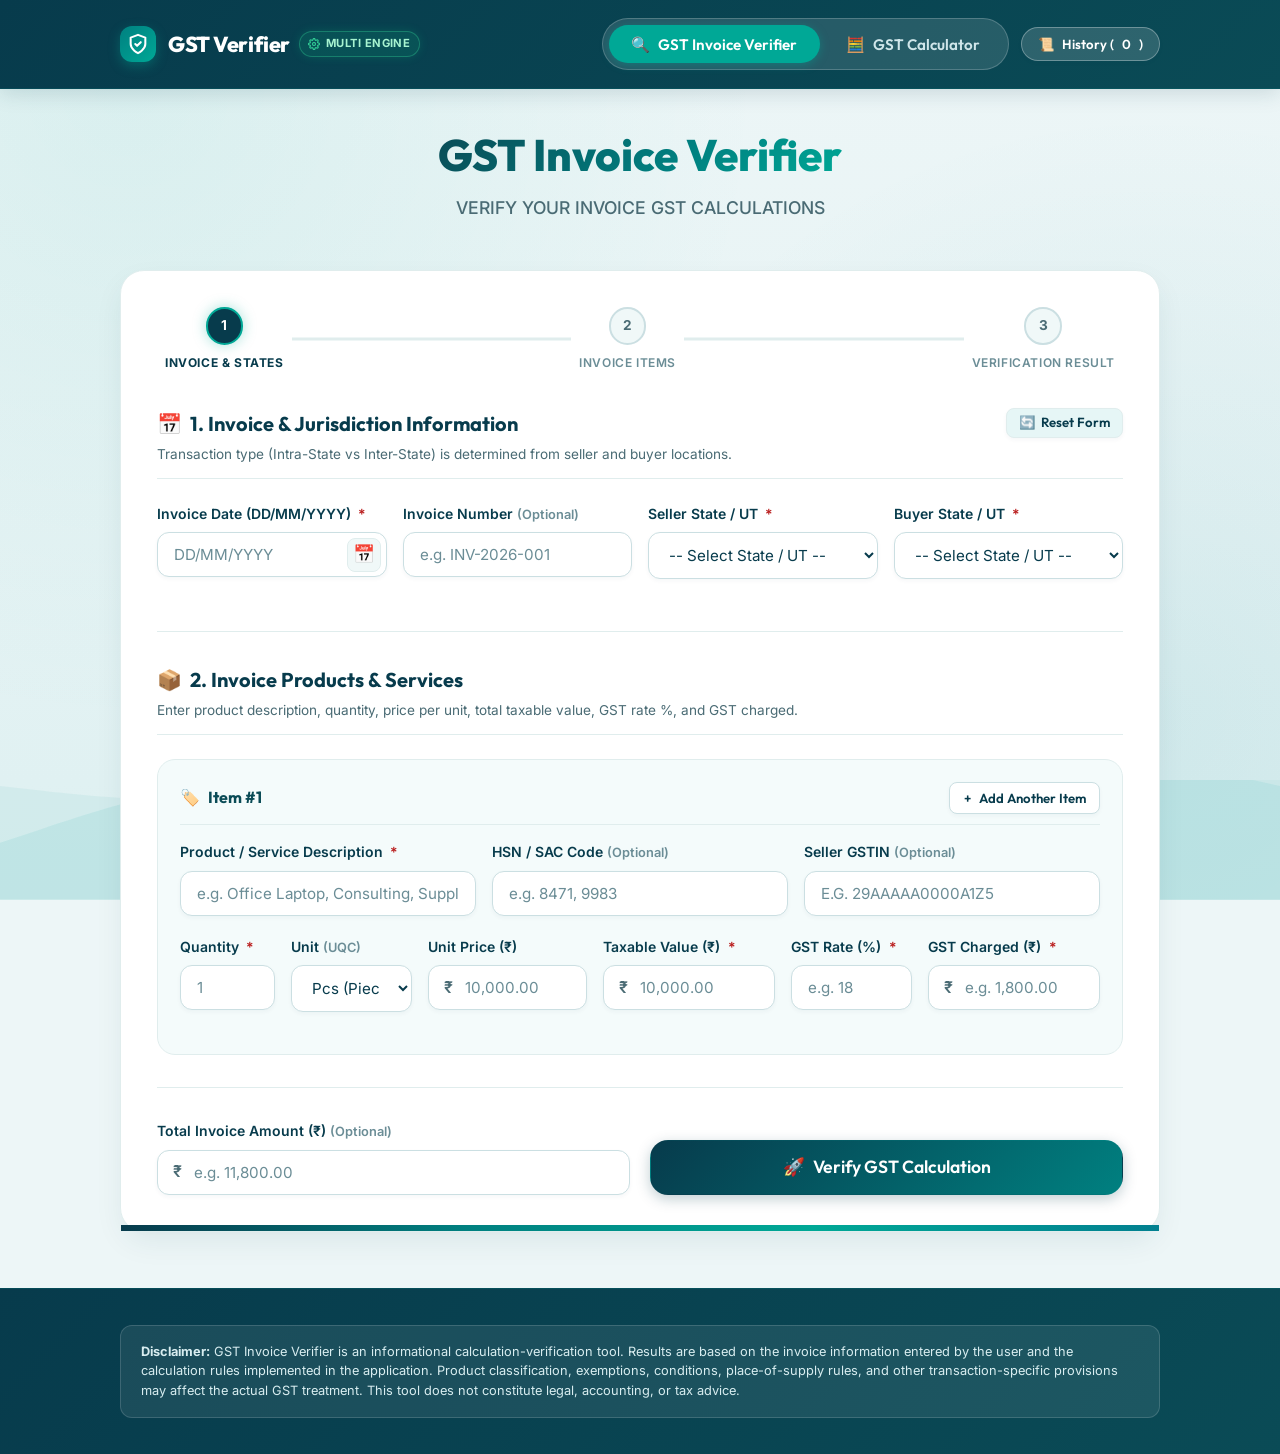
<file: index.html>
<!DOCTYPE html>
<html lang="en">
<head>
  <meta charset="UTF-8">
  <meta name="viewport" content="width=device-width, initial-scale=1.0">
  <title>GST Invoice Verifier & Calculator — Mathematical Tax Verification</title>
  <meta name="description" content="VERIFY YOUR INVOICE GST CALCULATIONS">
  
  <!-- Google Fonts: Outfit (Headings) & Inter (Body) -->
  <link rel="preconnect" href="https://fonts.googleapis.com">
  <link rel="preconnect" href="https://gstatic.com" crossorigin>
  <link href="https://fonts.googleapis.com/css2?family=Inter:wght@400;500;600;700&family=Outfit:wght@500;600;700;800&display=swap" rel="stylesheet">
  
  <!-- CSS Stylesheets -->
  <link rel="stylesheet" href="css/theme.css">
  <link rel="stylesheet" href="css/components.css">
  <link rel="stylesheet" href="css/style.css">
</head>
<body>

  <!-- Top Navigation Header -->
  <header class="app-header">
    <div class="container nav-wrapper">
      <a href="#" class="brand-logo" aria-label="GST Verifier Home">
        <div class="brand-icon">
          <svg width="22" height="22" viewBox="0 0 24 24" fill="none" stroke="currentColor" stroke-width="2.2" stroke-linecap="round" stroke-linejoin="round">
            <path d="M12 22s8-4 8-10V5l-8-3-8 3v7c0 6 8 10 8 10z"/>
            <path d="m9 12 2 2 4-4"/>
          </svg>
        </div>
        <div class="brand-text">
          <div class="brand-title-wrap">
            <span class="brand-name">GST Verifier</span>
            <span class="brand-engine-tag" title="Multi-Engine Verification Architecture">
              <svg width="12" height="12" viewBox="0 0 24 24" fill="none" stroke="currentColor" stroke-width="2.2" stroke-linecap="round" stroke-linejoin="round">
                <circle cx="12" cy="12" r="3"></circle>
                <path d="M19.4 15a1.65 1.65 0 0 0 .33 1.82l.06.06a2 2 0 0 1 0 2.83 2 2 0 0 1-2.83 0l-.06-.06a1.65 1.65 0 0 0-1.82-.33 1.65 1.65 0 0 0-1 1.51V21a2 2 0 0 1-2 2 2 2 0 0 1-2-2v-.09A1.65 1.65 0 0 0 9 19.4a1.65 1.65 0 0 0-1.82.33l-.06.06a2 2 0 0 1-2.83 0 2 2 0 0 1 0-2.83l.06-.06a1.65 1.65 0 0 0 .33-1.82 1.65 1.65 0 0 0-1.51-1H3a2 2 0 0 1-2-2 2 2 0 0 1 2-2h.09A1.65 1.65 0 0 0 4.6 9a1.65 1.65 0 0 0-.33-1.82l-.06-.06a2 2 0 0 1 0-2.83 2 2 0 0 1 2.83 0l.06.06a1.65 1.65 0 0 0 1.82.33H9a1.65 1.65 0 0 0 1-1.51V3a2 2 0 0 1 2-2 2 2 0 0 1 2 2v.09a1.65 1.65 0 0 0 1 1.51 1.65 1.65 0 0 0 1.82-.33l.06-.06a2 2 0 0 1 2.83 0 2 2 0 0 1 0 2.83l-.06.06a1.65 1.65 0 0 0-.33 1.82V9a1.65 1.65 0 0 0 1.51 1H21a2 2 0 0 1 2 2 2 2 0 0 1-2 2h-.09a1.65 1.65 0 0 0-1.51 1z"></path>
              </svg>
              <span>Multi Engine</span>
            </span>
          </div>
        </div>
      </a>

      <!-- Primary Feature Switcher & Tools -->
      <div style="display:flex; align-items:center; gap:0.75rem; flex-wrap:wrap;">
        <nav class="tab-nav" aria-label="Main Navigation">
          <button class="tab-btn active" data-view="verifier" id="tab-btn-verifier">
            <span>🔍</span> GST Invoice Verifier
          </button>
          <button class="tab-btn" data-view="calculator" id="tab-btn-calculator">
            <span>🧮</span> GST Calculator
          </button>
        </nav>
        <button type="button" class="btn btn-secondary btn-sm" id="btn-open-history" style="border-radius:var(--radius-full); background:rgba(255,255,255,0.15); border:1.5px solid rgba(255,255,255,0.3); color:#ffffff; font-weight:600; padding:0.5rem 1rem;">
          <span>📜</span> History (<span id="history-badge-count">0</span>)
        </button>
      </div>
    </div>
  </header>

  <!-- Hero Introduction Section -->
  <section class="hero-section">
    <div class="container">
      <h1 class="hero-title" id="hero-title"><span class="highlight">GST Invoice Verifier</span></h1>
      <p class="hero-subtitle" id="hero-subtitle">
        VERIFY YOUR INVOICE GST CALCULATIONS
      </p>
    </div>
  </section>

  <!-- Main Content View Area -->
  <main class="main-content container">

    <!-- ========================================================================= -->
    <!-- VIEW 1: INVOICE VERIFICATION (MAIN FEATURE)                              -->
    <!-- ========================================================================= -->
    <div class="view-panel active" id="view-verifier">
      <div class="glass-panel main-card">
        
        <!-- Step Wizard Tracker -->
        <div class="step-wizard" aria-hidden="true">
          <div class="step-wizard-bar" id="wizard-progress-bar"></div>
          <div class="step-item active" id="step-node-1">
            <div class="step-circle">1</div>
            <span class="step-label">Invoice & States</span>
          </div>
          <div class="step-item" id="step-node-2">
            <div class="step-circle">2</div>
            <span class="step-label">Invoice Items</span>
          </div>
          <div class="step-item" id="step-node-3">
            <div class="step-circle">3</div>
            <span class="step-label">Verification Result</span>
          </div>
        </div>

        <form id="invoice-verifier-form" onsubmit="return false;">
          
          <!-- Step 1: Invoice Information & State Details -->
          <div class="form-section" id="form-step-1">
            <div class="section-header" style="display:flex; justify-content:space-between; align-items:flex-start; flex-wrap:wrap; gap:0.75rem;">
              <div>
                <h2 class="section-title"><span>📅</span> 1. Invoice & Jurisdiction Information</h2>
                <p class="section-subtitle">Transaction type (Intra-State vs Inter-State) is determined from seller and buyer locations.</p>
              </div>
              <button type="button" class="btn btn-secondary btn-sm page-reset-btn" id="btn-reset-verifier" title="Reset all fields and start a new entry">
                <span>🔄</span> Reset Form
              </button>
            </div>

            <div class="grid-4" style="display:grid; grid-template-columns:repeat(auto-fit, minmax(220px, 1fr)); gap:1rem; margin-top: 1.25rem;">
              <!-- Invoice Date -->
              <div class="form-group" style="position:relative;">
                <label class="form-label" for="invoice-date">
                  Invoice Date (DD/MM/YYYY) <span class="required-mark">*</span>
                </label>
                <div style="position:relative; display:flex; align-items:center;">
                  <input type="text" id="invoice-date" class="form-input" placeholder="DD/MM/YYYY" maxlength="10" required style="padding-right: 2.75rem; cursor:pointer;" autocomplete="off">
                  <button type="button" id="btn-calendar-trigger" style="position:absolute; right:0.35rem; width:2.1rem; height:2.1rem; background:var(--ocean-tint); border:1px solid var(--border-subtle); border-radius:var(--radius-sm); cursor:pointer; font-size:1.1rem; display:flex; align-items:center; justify-content:center; padding:0; z-index:10; transition:all 0.15s ease;" title="Click to choose date from calendar" aria-label="Open calendar">
                    📅
                  </button>
                </div>
                <!-- Custom Interactive Calendar Popup Dropdown -->
                <div id="custom-calendar-popup" class="custom-calendar-popup" role="dialog" aria-label="Choose invoice date"></div>
              </div>

              <!-- Invoice Number (Optional) -->
              <div class="form-group">
                <label class="form-label" for="invoice-number">
                  Invoice Number <span style="color:var(--text-muted); font-size:0.8rem;">(Optional)</span>
                </label>
                <input type="text" id="invoice-number" class="form-input" placeholder="e.g. INV-2026-001" autocomplete="off">
              </div>

              <!-- Seller State -->
              <div class="form-group">
                <label class="form-label" for="seller-state">
                  Seller State / UT <span class="required-mark">*</span>
                </label>
                <select id="seller-state" class="form-select" required>
                  <option value="" selected>-- Select Seller State --</option>
                  <option value="35">Andaman & Nicobar Islands (UT)</option>
                  <option value="37">Andhra Pradesh</option>
                  <option value="12">Arunachal Pradesh</option>
                  <option value="18">Assam</option>
                  <option value="10">Bihar</option>
                  <option value="04">Chandigarh (UT)</option>
                  <option value="22">Chhattisgarh</option>
                  <option value="26">Dadra & Nagar Haveli and Daman & Diu (UT)</option>
                  <option value="07">Delhi (UT)</option>
                  <option value="30">Goa</option>
                  <option value="24">Gujarat</option>
                  <option value="06">Haryana</option>
                  <option value="02">Himachal Pradesh</option>
                  <option value="01">Jammu & Kashmir (UT)</option>
                  <option value="20">Jharkhand</option>
                  <option value="29">Karnataka</option>
                  <option value="32">Kerala</option>
                  <option value="38">Ladakh (UT)</option>
                  <option value="31">Lakshadweep (UT)</option>
                  <option value="23">Madhya Pradesh</option>
                  <option value="27">Maharashtra</option>
                  <option value="14">Manipur</option>
                  <option value="17">Meghalaya</option>
                  <option value="15">Mizoram</option>
                  <option value="13">Nagaland</option>
                  <option value="21">Odisha</option>
                  <option value="97">Other Territory (UT)</option>
                  <option value="34">Puducherry (UT)</option>
                  <option value="03">Punjab</option>
                  <option value="08">Rajasthan</option>
                  <option value="11">Sikkim</option>
                  <option value="33">Tamil Nadu</option>
                  <option value="36">Telangana</option>
                  <option value="16">Tripura</option>
                  <option value="09">Uttar Pradesh</option>
                  <option value="05">Uttarakhand</option>
                  <option value="19">West Bengal</option>
                </select>
              </div>

              <!-- Buyer State -->
              <div class="form-group">
                <label class="form-label" for="buyer-state">
                  Buyer State / UT <span class="required-mark">*</span>
                </label>
                <select id="buyer-state" class="form-select" required>
                  <option value="" selected>-- Select Buyer State --</option>
                  <option value="35">Andaman & Nicobar Islands (UT)</option>
                  <option value="37">Andhra Pradesh</option>
                  <option value="12">Arunachal Pradesh</option>
                  <option value="18">Assam</option>
                  <option value="10">Bihar</option>
                  <option value="04">Chandigarh (UT)</option>
                  <option value="22">Chhattisgarh</option>
                  <option value="26">Dadra & Nagar Haveli and Daman & Diu (UT)</option>
                  <option value="07">Delhi (UT)</option>
                  <option value="30">Goa</option>
                  <option value="24">Gujarat</option>
                  <option value="06">Haryana</option>
                  <option value="02">Himachal Pradesh</option>
                  <option value="01">Jammu & Kashmir (UT)</option>
                  <option value="20">Jharkhand</option>
                  <option value="29">Karnataka</option>
                  <option value="32">Kerala</option>
                  <option value="38">Ladakh (UT)</option>
                  <option value="31">Lakshadweep (UT)</option>
                  <option value="23">Madhya Pradesh</option>
                  <option value="27">Maharashtra</option>
                  <option value="14">Manipur</option>
                  <option value="17">Meghalaya</option>
                  <option value="15">Mizoram</option>
                  <option value="13">Nagaland</option>
                  <option value="21">Odisha</option>
                  <option value="97">Other Territory (UT)</option>
                  <option value="34">Puducherry (UT)</option>
                  <option value="03">Punjab</option>
                  <option value="08">Rajasthan</option>
                  <option value="11">Sikkim</option>
                  <option value="33">Tamil Nadu</option>
                  <option value="36">Telangana</option>
                  <option value="16">Tripura</option>
                  <option value="09">Uttar Pradesh</option>
                  <option value="05">Uttarakhand</option>
                  <option value="19">West Bengal</option>
                </select>
              </div>
            </div>

            <div id="jurisdiction-badge-container" style="margin-top: 0.75rem; display:none;">
              <span class="badge badge-info" id="jurisdiction-badge"></span>
            </div>
          </div>

          <hr style="border:0; border-top:1px solid var(--border-subtle); margin: 2rem 0;">

          <!-- Step 2: Invoice Items Section -->
          <div class="form-section" id="form-step-2">
            <div class="section-header">
              <div>
                <h2 class="section-title"><span>📦</span> 2. Invoice Products & Services</h2>
                <p class="section-subtitle">Enter product description, quantity, price per unit, total taxable value, GST rate %, and GST charged.</p>
              </div>
            </div>

            <!-- Items Container -->
            <div id="invoice-items-list">
              <!-- Item Card Template Instance (Item #1) -->
              <div class="item-card" data-item-index="0" id="item-card-0">
                <div class="item-card-header">
                  <span class="item-card-title">
                    <span>🏷️</span> <span class="item-card-num-text">Item #1</span>
                  </span>
                  <div style="display:flex; align-items:center; gap:0.5rem;">
                    <button type="button" class="btn btn-secondary btn-sm btn-add-item-card" title="Add another item">
                      <span>+</span> Add Another Item
                    </button>
                    <button type="button" class="btn btn-secondary btn-sm btn-icon-only btn-remove-item" title="Remove Item" style="display:none;">
                      ✕
                    </button>
                  </div>
                </div>

                <div class="grid-3">
                  <!-- Product / Service Description -->
                  <div class="form-group">
                    <label class="form-label" for="item-name-0">
                      Product / Service Description <span class="required-mark">*</span>
                    </label>
                    <input type="text" id="item-name-0" class="form-input item-input-name" placeholder="e.g. Office Laptop, Consulting, Supplies..." autocomplete="off" required>
                  </div>

                  <!-- Optional HSN/SAC -->
                  <div class="form-group">
                    <label class="form-label" for="item-hsn-0">
                      HSN / SAC Code <span style="color:var(--text-muted); font-size:0.8rem;">(Optional)</span>
                    </label>
                    <input type="text" id="item-hsn-0" class="form-input item-input-hsn" placeholder="e.g. 8471, 9983">
                  </div>

                  <!-- Optional GSTIN -->
                  <div class="form-group">
                    <label class="form-label" for="item-gstin-0">
                      Seller GSTIN <span style="color:var(--text-muted); font-size:0.8rem;">(Optional)</span>
                    </label>
                    <input type="text" id="item-gstin-0" class="form-input item-input-gstin" placeholder="e.g. 29AAAAA0000A1Z5" maxlength="15" style="text-transform:uppercase;">
                  </div>
                </div>

                <div class="grid-6">
                  <!-- Quantity -->
                  <div class="form-group">
                    <label class="form-label" for="item-qty-0">
                      Quantity <span class="required-mark">*</span>
                    </label>
                    <input type="number" step="1" min="1" id="item-qty-0" class="form-input item-input-qty" placeholder="1" required>
                  </div>

                  <!-- Unit of Measurement (UQC) -->
                  <div class="form-group">
                    <label class="form-label" for="item-unit-0">
                      Unit <span style="color:var(--text-muted); font-size:0.8rem;">(UQC)</span>
                    </label>
                    <select id="item-unit-0" class="form-select item-input-unit">
                      <option value="Pcs" selected>Pcs (Pieces)</option>
                      <option value="Nos">Nos (Numbers)</option>
                      <option value="Kg">Kg (Kilograms)</option>
                      <option value="Gms">Gms (Grams)</option>
                      <option value="Ltr">Ltr (Litres)</option>
                      <option value="Mtr">Mtr (Metres)</option>
                      <option value="Box">Box (Boxes)</option>
                      <option value="Pkt">Pkt (Packets)</option>
                      <option value="Set">Set (Sets)</option>
                      <option value="Doz">Doz (Dozens)</option>
                      <option value="Quintal">Quintal</option>
                      <option value="Ton">Ton (Tonnes)</option>
                      <option value="Bag">Bag (Bags)</option>
                      <option value="Hrs">Hrs (Hours)</option>
                      <option value="Month">Month</option>
                      <option value="Units">Units (General)</option>
                    </select>
                  </div>

                  <!-- Price per Unit -->
                  <div class="form-group">
                    <label class="form-label" for="item-unit-price-0">
                      Unit Price (₹)
                    </label>
                    <div class="input-with-prefix">
                      <span class="input-prefix">₹</span>
                      <input type="number" step="0.01" min="0" id="item-unit-price-0" class="form-input item-input-unit-price" placeholder="10,000.00">
                    </div>
                  </div>

                  <!-- Total Taxable Amount -->
                  <div class="form-group">
                    <label class="form-label" for="item-taxable-0">
                      Taxable Value (₹) <span class="required-mark">*</span>
                    </label>
                    <div class="input-with-prefix">
                      <span class="input-prefix">₹</span>
                      <input type="number" step="0.01" min="0" id="item-taxable-0" class="form-input item-input-taxable" placeholder="10,000.00" required>
                    </div>
                  </div>

                  <!-- Invoice GST Rate % -->
                  <div class="form-group">
                    <label class="form-label" for="item-rate-0">
                      GST Rate (%) <span class="required-mark">*</span>
                    </label>
                    <input type="number" step="0.01" min="0" id="item-rate-0" class="form-input item-input-rate" placeholder="e.g. 18" required>
                  </div>

                  <!-- Invoice GST Amount Charged -->
                  <div class="form-group">
                    <label class="form-label" for="item-gst-0">
                      GST Charged (₹) <span class="required-mark">*</span>
                    </label>
                    <div class="input-with-prefix">
                      <span class="input-prefix">₹</span>
                      <input type="number" step="0.01" min="0" id="item-gst-0" class="form-input item-input-gst" placeholder="e.g. 1,800.00" required>
                    </div>
                  </div>
                </div>
              </div>
            </div>
          </div>

          <hr style="border:0; border-top:1px solid var(--border-subtle); margin: 2rem 0;">

          <!-- Step 3: Total & Verify Action -->
          <div class="form-section" id="form-step-3">
            <div class="grid-2" style="align-items: flex-end;">
              <div class="form-group" style="margin-bottom:0;">
                <label class="form-label" for="invoice-grand-total">
                  Total Invoice Amount (₹) <span style="color:var(--text-muted); font-size:0.8rem;">(Optional)</span>
                </label>
                <div class="input-with-prefix">
                  <span class="input-prefix">₹</span>
                  <input type="number" step="0.01" min="0" id="invoice-grand-total" class="form-input" placeholder="e.g. 11,800.00">
                </div>
              </div>

              <div>
                <button type="button" class="btn btn-primary btn-lg" id="btn-verify-invoice" style="width:100%;">
                  <span>🚀</span> Verify GST Calculation
                </button>
              </div>
            </div>
          </div>

        </form>

        <!-- Live Verification Results Section Container -->
        <div class="results-container" id="verification-results">
          <!-- Dynamic Content rendered by verifier engine -->
        </div>

      </div>
    </div>

    <!-- ========================================================================= -->
    <!-- VIEW 2: GST CALCULATOR (SECONDARY FEATURE)                               -->
    <!-- ========================================================================= -->
    <div class="view-panel" id="view-calculator">
      <div class="glass-panel main-card container-narrow calculator-card">
        
        <div class="section-header" style="display:flex; justify-content:space-between; align-items:center; flex-wrap:wrap; gap:0.75rem;">
          <div>
            <h2 class="section-title"><span>🧮</span> GST Calculator</h2>
          </div>
          <button type="button" class="btn btn-secondary btn-sm page-reset-btn" id="btn-reset-calculator" title="Reset calculator to defaults">
            <span>🔄</span> Reset
          </button>
        </div>

        <form id="gst-calculator-form" onsubmit="return false;">
          <!-- Price Calculation Mode: Exclusive vs Inclusive -->
          <div class="form-group" style="margin-bottom: 1.25rem;">
            <label class="form-label" style="font-weight:700; color:var(--text-primary);">GST Calculation Mode</label>
            <div class="price-mode-toggle" id="calc-mode-toggle">
              <button type="button" class="mode-toggle-btn active" data-mode="exclusive" id="btn-calc-exclusive">
                Exclusive
              </button>
              <button type="button" class="mode-toggle-btn" data-mode="inclusive" id="btn-calc-inclusive">
                Inclusive
              </button>
            </div>
            <div class="mode-hint-text" id="calc-mode-hint" style="font-size:0.85rem; color:var(--text-secondary); margin-top:0.45rem; padding:0 0.25rem;">
              GST is added separately to the base price.
            </div>
          </div>

          <!-- Amount Input -->
          <div class="form-group">
            <label class="form-label" for="calc-amount" id="calc-amount-label">
              Taxable Amount (₹) <span class="required-mark">*</span>
            </label>
            <div class="input-with-prefix">
              <span class="input-prefix">₹</span>
              <input type="number" step="0.01" min="0" id="calc-amount" class="form-input" placeholder="e.g. 10,000.00">
            </div>
          </div>

          <!-- GST Rate Chips -->
          <div class="form-group">
            <label class="form-label">Select GST Rate (%)</label>
            <div class="rate-chips-container" id="calc-rate-chips">
              <button type="button" class="rate-chip" data-rate="0">0%</button>
              <button type="button" class="rate-chip" data-rate="5">5%</button>
              <button type="button" class="rate-chip" data-rate="12">12%</button>
              <button type="button" class="rate-chip active" data-rate="18">18%</button>
              <button type="button" class="rate-chip" data-rate="28">28%</button>
              <button type="button" class="rate-chip" data-rate="custom">Custom</button>
            </div>
          </div>

          <!-- Custom Rate Input -->
          <div class="form-group" id="calc-custom-rate-group" style="display:none;">
            <label class="form-label" for="calc-custom-rate">Custom GST Rate (%)</label>
            <input type="number" step="0.01" min="0" max="100" id="calc-custom-rate" class="form-input" placeholder="e.g. 7.5">
          </div>
        </form>

        <!-- Calculator Result Breakdown Box -->
        <div class="calc-result-box" id="calc-result-box">
          <div class="calc-breakdown-row">
            <span style="color:var(--text-secondary);" id="calc-lbl-base">Base Taxable Amount:</span>
            <strong id="calc-res-base" style="font-family:var(--font-mono); font-size:1.1rem;">₹0.00</strong>
          </div>
          <div class="calc-breakdown-row">
            <span style="color:var(--text-secondary);" id="calc-lbl-tax">Total GST Amount (18%):</span>
            <strong id="calc-res-tax" style="font-family:var(--font-mono); font-size:1.1rem; color:var(--status-warning-text);">₹0.00</strong>
          </div>
          <div class="calc-breakdown-row" id="calc-row-split">
            <span style="color:var(--text-muted); font-size:0.85rem;" id="calc-lbl-split">CGST (9%) + SGST/UTGST (9%):</span>
            <span id="calc-res-split" style="font-family:var(--font-mono); font-size:0.9rem; color:var(--text-secondary);">₹0.00 + ₹0.00</span>
          </div>
          <div class="calc-breakdown-row" style="border-top:1.5px dashed var(--border-subtle); padding-top:0.75rem; margin-top:0.5rem;">
            <span id="calc-lbl-total" style="font-weight:700; color:var(--text-primary);">Grand Total:</span>
            <strong id="calc-res-total" style="font-family:var(--font-mono); font-size:1.25rem; color:var(--ocean-deep);">₹0.00</strong>
          </div>
        </div>

      </div>
    </div>

  </main>

  <!-- Saved Invoice History Modal -->
  <div class="modal-overlay" id="history-modal" role="dialog" aria-modal="true" aria-labelledby="modal-history-title">
    <div class="modal-content" style="max-width:720px;">
      <div class="modal-header">
        <h3 class="modal-title" id="modal-history-title">📜 Saved Invoice Verifications</h3>
        <button type="button" class="btn btn-secondary btn-sm btn-icon-only" id="btn-close-history-modal">✕</button>
      </div>
      <div class="modal-body" style="max-height:60vh; overflow-y:auto;">
        <div id="history-items-container">
          <!-- Populated dynamically -->
        </div>
      </div>
      <div class="modal-footer" style="display:flex; justify-content:space-between; align-items:center; flex-wrap:wrap; gap:0.5rem;">
        <div style="display:flex; gap:0.5rem;">
          <button type="button" class="btn btn-secondary btn-sm" id="btn-export-history-pdf" title="Export saved invoice history as PDF">📄 Export PDF</button>
          <button type="button" class="btn btn-secondary btn-sm" id="btn-clear-history" style="color:var(--status-error-text); border-color:var(--status-error-border);">🗑️ Clear All</button>
        </div>
        <button type="button" class="btn btn-secondary" id="btn-cancel-history-modal">Close</button>
      </div>
    </div>
  </div>

  <!-- Disclaimer Footer -->
  <footer class="app-footer">
    <div class="container footer-content">
      <div class="disclaimer-box">
        <strong>Disclaimer:</strong> GST Invoice Verifier is an informational calculation-verification tool. Results are based on the invoice information entered by the user and the calculation rules implemented in the application. Product classification, exemptions, conditions, place-of-supply rules, and other transaction-specific provisions may affect the actual GST treatment. This tool does not constitute legal, accounting, or tax advice.
      </div>
    </div>
  </footer>

  <!-- Application Scripts (Compatible with local file:// and web servers) -->
  <script src="js/ui/formatters.js"></script>
  <script src="js/data/statesData.js"></script>
  <script src="js/services/verifierService.js"></script>
  <script src="js/services/calculatorService.js"></script>
  <script src="js/services/historyService.js"></script>
  <script src="js/ui/components.js"></script>
  <script src="js/app.js"></script>
</body>
</html>
</file>
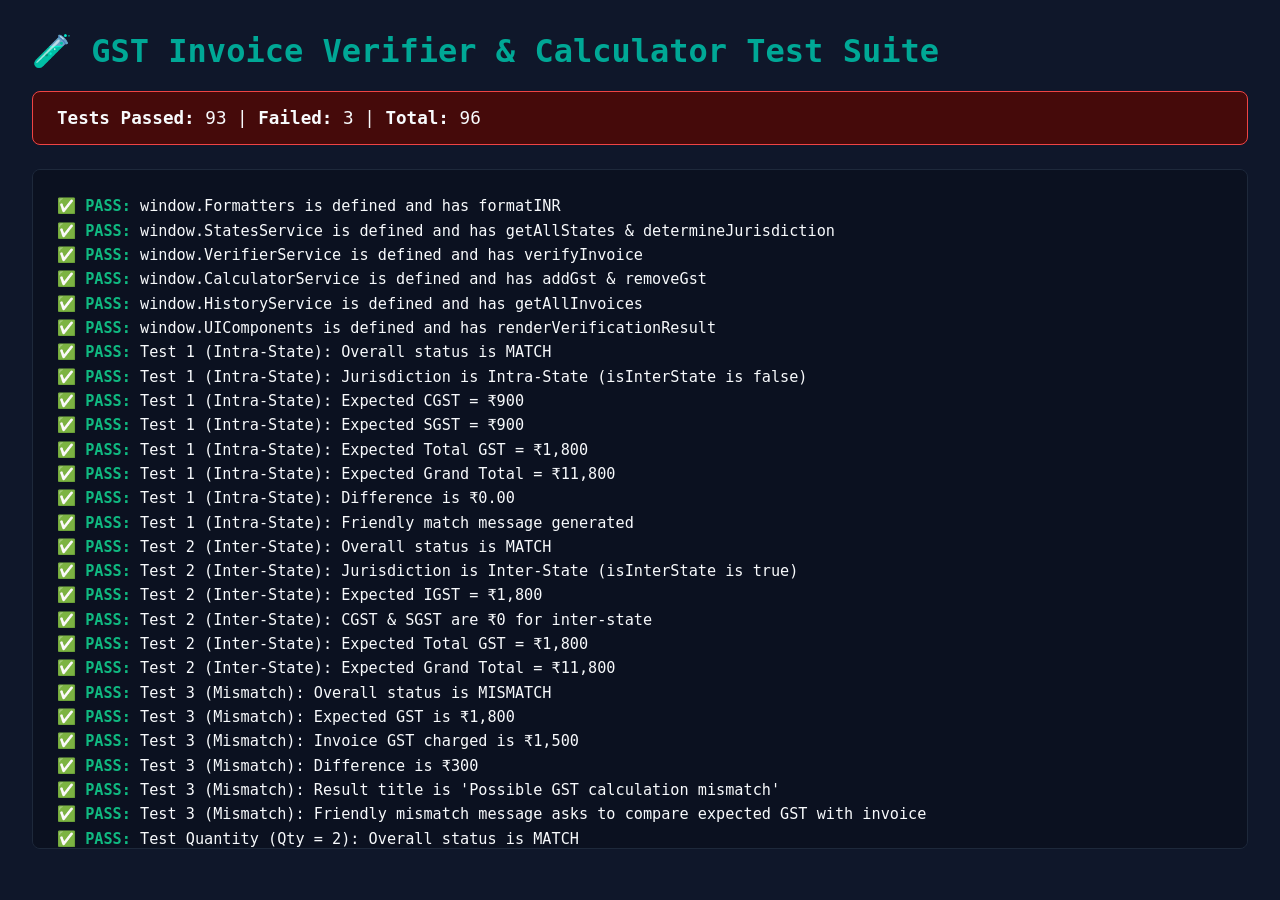
<file: test_suite.html>
<!DOCTYPE html>
<html lang="en">
<head>
  <meta charset="UTF-8">
  <title>GST Invoice Verifier & Calculator — Automated Test Suite</title>
  <style>
    body { font-family: -apple-system, BlinkMacSystemFont, "Segoe UI", Roboto, monospace; background: #0f172a; color: #f8fafc; padding: 2rem; margin: 0; }
    h1 { color: #00a896; margin-top: 0; }
    #test-summary { background: #1e293b; padding: 1rem 1.5rem; border-radius: 8px; margin-bottom: 1.5rem; border: 1px solid #334155; font-size: 1.1rem; }
    #test-log { font-family: "SFMono-Regular", Consolas, Menlo, monospace; background: #0b1120; padding: 1.5rem; border-radius: 8px; border: 1px solid #1e293b; white-space: pre-wrap; font-size: 0.95rem; line-height: 1.6; max-height: 70vh; overflow-y: auto; }
    .pass { color: #10b981; font-weight: bold; }
    .fail { color: #ef4444; font-weight: bold; }
  </style>
</head>
<body>
  <h1>🧪 GST Invoice Verifier & Calculator Test Suite</h1>
  <div id="test-summary">Running tests...</div>
  <div id="test-log"></div>
  
  <!-- App Markup Fixture for DOM Integration Tests -->
  <div id="app-fixture" style="display:none;"></div>

  <!-- Scripts Under Test -->
  <script src="js/ui/formatters.js"></script>
  <script src="js/data/statesData.js"></script>
  <script src="js/services/verifierService.js"></script>
  <script src="js/services/calculatorService.js"></script>
  <script src="js/services/historyService.js"></script>
  <script src="js/ui/components.js"></script>

  <script>
    const logEl = document.getElementById('test-log');
    const summaryEl = document.getElementById('test-summary');
    let passCount = 0;
    let failCount = 0;

    function log(msg, pass = true) {
      if (pass) {
        passCount++;
        logEl.innerHTML += `<span class="pass">✅ PASS:</span> ${msg}\n`;
      } else {
        failCount++;
        logEl.innerHTML += `<span class="fail">❌ FAIL:</span> ${msg}\n`;
      }
      summaryEl.innerHTML = `<strong>Tests Passed:</strong> ${passCount} | <strong>Failed:</strong> ${failCount} | <strong>Total:</strong> ${passCount + failCount}`;
      if (failCount > 0) {
        summaryEl.style.borderColor = '#ef4444';
        summaryEl.style.background = '#450a0a';
      } else {
        summaryEl.style.borderColor = '#10b981';
        summaryEl.style.background = '#064e3b';
      }
    }

    function assert(desc, condition) {
      log(desc, !!condition);
    }

    console.log("Starting GST test suite...");

    // =========================================================================
    // 1. CORE WINDOW EXPORTS & MODULE TESTS
    // =========================================================================
    assert("window.Formatters is defined and has formatINR", typeof window.Formatters === 'object' && typeof window.Formatters.formatINR === 'function');
    assert("window.StatesService is defined and has getAllStates & determineJurisdiction", typeof window.StatesService === 'object' && typeof window.StatesService.getAllStates === 'function');
    assert("window.VerifierService is defined and has verifyInvoice", typeof window.VerifierService === 'object' && typeof window.VerifierService.verifyInvoice === 'function');
    assert("window.CalculatorService is defined and has addGst & removeGst", typeof window.CalculatorService === 'object' && typeof window.CalculatorService.addGst === 'function');
    assert("window.HistoryService is defined and has getAllInvoices", typeof window.HistoryService === 'object' && typeof window.HistoryService.getAllInvoices === 'function');
    assert("window.UIComponents is defined and has renderVerificationResult", typeof window.UIComponents === 'object' && typeof window.UIComponents.renderVerificationResult === 'function');

    // =========================================================================
    // 2. REQUIRED TEST 1: Intra-State Verification
    // Taxable: ₹10,000, Rate: 18%, Seller: Karnataka, Buyer: Karnataka, Invoice GST: ₹1,800
    // Expected: CGST = ₹900, SGST = ₹900, Total GST = ₹1,800, Result = Match
    // =========================================================================
    const test1 = window.VerifierService.verifyInvoice({
      invoiceDate: '2026-09-07',
      sellerStateCode: '29', // Karnataka
      buyerStateCode: '29',  // Karnataka
      items: [
        { name: 'Office Supplies', quantity: 1, unitPrice: 10000, taxableAmount: 10000, invoiceGstRate: 18, invoiceGstAmount: 1800 }
      ],
      invoiceGrandTotal: 11800
    });

    assert("Test 1 (Intra-State): Overall status is MATCH", test1.summary.overallVerdict === 'MATCH');
    assert("Test 1 (Intra-State): Jurisdiction is Intra-State (isInterState is false)", test1.jurisdiction.isInterState === false);
    assert("Test 1 (Intra-State): Expected CGST = ₹900", test1.items[0].taxBreakdown.expectedCgst === 900);
    assert("Test 1 (Intra-State): Expected SGST = ₹900", test1.items[0].taxBreakdown.expectedSgst === 900);
    assert("Test 1 (Intra-State): Expected Total GST = ₹1,800", test1.summary.totalExpectedGst === 1800);
    assert("Test 1 (Intra-State): Expected Grand Total = ₹11,800", test1.summary.expectedGrandTotal === 11800);
    assert("Test 1 (Intra-State): Difference is ₹0.00", test1.summary.gstDifference === 0);
    assert("Test 1 (Intra-State): Friendly match message generated", test1.summary.verdictMessage.includes('matches the entered invoice details'));

    // =========================================================================
    // 3. REQUIRED TEST 2: Inter-State Verification
    // Taxable: ₹10,000, Rate: 18%, Seller: Karnataka, Buyer: Andhra Pradesh, Invoice GST: ₹1,800
    // Expected: IGST = ₹1,800, Total GST = ₹1,800, Grand Total = ₹11,800, Result = Match
    // =========================================================================
    const test2 = window.VerifierService.verifyInvoice({
      invoiceDate: '2026-09-07',
      sellerStateCode: '29', // Karnataka
      buyerStateCode: '37',  // Andhra Pradesh
      items: [
        { name: 'IT Equipment', quantity: 1, unitPrice: 10000, taxableAmount: 10000, invoiceGstRate: 18, invoiceGstAmount: 1800 }
      ],
      invoiceGrandTotal: 11800
    });

    assert("Test 2 (Inter-State): Overall status is MATCH", test2.summary.overallVerdict === 'MATCH');
    assert("Test 2 (Inter-State): Jurisdiction is Inter-State (isInterState is true)", test2.jurisdiction.isInterState === true);
    assert("Test 2 (Inter-State): Expected IGST = ₹1,800", test2.items[0].taxBreakdown.expectedIgst === 1800);
    assert("Test 2 (Inter-State): CGST & SGST are ₹0 for inter-state", test2.items[0].taxBreakdown.expectedCgst === 0 && test2.items[0].taxBreakdown.expectedSgst === 0);
    assert("Test 2 (Inter-State): Expected Total GST = ₹1,800", test2.summary.totalExpectedGst === 1800);
    assert("Test 2 (Inter-State): Expected Grand Total = ₹11,800", test2.summary.expectedGrandTotal === 11800);

    // =========================================================================
    // 4. REQUIRED TEST 3: Mismatch Verification
    // Taxable: ₹10,000, Rate: 18%, Invoice GST: ₹1,500
    // Expected GST: ₹1,800, Difference: ₹300, Result: Possible GST calculation mismatch
    // =========================================================================
    const test3 = window.VerifierService.verifyInvoice({
      invoiceDate: '2026-09-07',
      sellerStateCode: '29',
      buyerStateCode: '29',
      items: [
        { name: 'Consulting Services', quantity: 1, unitPrice: 10000, taxableAmount: 10000, invoiceGstRate: 18, invoiceGstAmount: 1500 }
      ],
      invoiceGrandTotal: 11500
    });

    assert("Test 3 (Mismatch): Overall status is MISMATCH", test3.summary.overallVerdict === 'MISMATCH');
    assert("Test 3 (Mismatch): Expected GST is ₹1,800", test3.summary.totalExpectedGst === 1800);
    assert("Test 3 (Mismatch): Invoice GST charged is ₹1,500", test3.summary.totalInvoiceGst === 1500);
    assert("Test 3 (Mismatch): Difference is ₹300", test3.summary.gstDifference === 300);
    assert("Test 3 (Mismatch): Result title is 'Possible GST calculation mismatch'", test3.summary.verdictTitle === 'Possible GST calculation mismatch');
    assert("Test 3 (Mismatch): Friendly mismatch message asks to compare expected GST with invoice", test3.summary.verdictMessage.includes('Possible GST calculation mismatch'));

    // =========================================================================
    // 5. QUANTITY > 1 VERIFICATION TEST
    // Quantity: 2, Unit Price: ₹5,000 -> Taxable: ₹10,000, Rate: 18% -> Expected GST: ₹1,800
    // =========================================================================
    const testQty = window.VerifierService.verifyInvoice({
      invoiceDate: '2026-09-07',
      sellerStateCode: '29',
      buyerStateCode: '29',
      items: [
        { name: 'Dual Monitors', quantity: 2, unitPrice: 5000, taxableAmount: 10000, invoiceGstRate: 18, invoiceGstAmount: 1800 }
      ],
      invoiceGrandTotal: 11800
    });

    assert("Test Quantity (Qty = 2): Overall status is MATCH", testQty.summary.overallVerdict === 'MATCH');
    assert("Test Quantity (Qty = 2): Item quantity is preserved as 2", testQty.items[0].quantity === 2);
    assert("Test Quantity (Qty = 2): Unit price is ₹5,000", testQty.items[0].unitPrice === 5000);
    assert("Test Quantity (Qty = 2): Taxable amount is ₹10,000 (2 × ₹5,000)", testQty.items[0].taxableAmount === 10000);
    assert("Test Quantity (Qty = 2): Expected GST is calculated on total taxable ₹10,000 = ₹1,800", testQty.summary.totalExpectedGst === 1800);

    // =========================================================================
    // 6. REQUIRED TEST 4: Zero GST Verification
    // Taxable: ₹10,000, Rate: 0%, Invoice GST: ₹0, Result = Match
    // =========================================================================
    const test4 = window.VerifierService.verifyInvoice({
      invoiceDate: '2026-09-07',
      sellerStateCode: '27',
      buyerStateCode: '27',
      items: [
        { name: 'Fresh Vegetables / Grains', quantity: 1, taxableAmount: 10000, invoiceGstRate: 0, invoiceGstAmount: 0 }
      ],
      invoiceGrandTotal: 10000
    });

    assert("Test 4 (Zero GST): Overall status is MATCH", test4.summary.overallVerdict === 'MATCH');
    assert("Test 4 (Zero GST): Expected GST is ₹0", test4.summary.totalExpectedGst === 0);
    assert("Test 4 (Zero GST): Difference is ₹0", test4.summary.gstDifference === 0);
    assert("Test 4 (Zero GST): Grand Total is ₹10,000", test4.summary.expectedGrandTotal === 10000);

    // =========================================================================
    // 7. REQUIRED TEST 5: Decimal Taxable Amount & Rounding
    // Taxable: ₹1,234.56 @ 18%
    // Expected GST = 1234.56 * 0.18 = 222.2208 -> ₹222.22, Grand Total = ₹1,456.78
    // =========================================================================
    const test5 = window.VerifierService.verifyInvoice({
      invoiceDate: '2026-09-07',
      sellerStateCode: '29',
      buyerStateCode: '29',
      items: [
        { name: 'Custom Hardware Component', quantity: 1, taxableAmount: 1234.56, invoiceGstRate: 18, invoiceGstAmount: 222.22 }
      ],
      invoiceGrandTotal: 1456.78
    });

    assert("Test 5 (Decimal): Overall status is MATCH", test5.summary.overallVerdict === 'MATCH');
    assert("Test 5 (Decimal): Expected GST rounds to ₹222.22", test5.summary.totalExpectedGst === 222.22);
    assert("Test 5 (Decimal): Expected Grand Total rounds to ₹1,456.78", test5.summary.expectedGrandTotal === 1456.78);
    assert("Test 5 (Decimal): Difference is ₹0", test5.summary.gstDifference === 0);

    // =========================================================================
    // 8. GST CALCULATOR SERVICE TESTS
    // =========================================================================
    // 8a. Intra-State Add GST (Exclusive Mode: ₹10,000 @ 18%)
    const calcIntraAdd = window.CalculatorService.addGst(10000, 18, 'intra');
    assert("Calculator Intra Add: Base = ₹10,000, GST = ₹1,800, Total = ₹11,800", calcIntraAdd.baseAmount === 10000 && calcIntraAdd.gstAmount === 1800 && calcIntraAdd.totalAmount === 11800);
    assert("Calculator Intra Add: CGST = ₹900, SGST = ₹900, IGST = 0", calcIntraAdd.cgst === 900 && calcIntraAdd.sgst === 900 && calcIntraAdd.igst === 0);

    // 8b. Inter-State Add GST (Exclusive Mode: ₹10,000 @ 18%)
    const calcInterAdd = window.CalculatorService.addGst(10000, 18, 'inter');
    assert("Calculator Inter Add: Base = ₹10,000, GST = ₹1,800, Total = ₹11,800", calcInterAdd.baseAmount === 10000 && calcInterAdd.gstAmount === 1800 && calcInterAdd.totalAmount === 11800);
    assert("Calculator Inter Add: IGST = ₹1,800, CGST = 0, SGST = 0", calcInterAdd.igst === 1800 && calcInterAdd.cgst === 0 && calcInterAdd.sgst === 0);

    // 8c. 5% GST Add GST (Exclusive Mode: ₹1,000 @ 5%)
    const calc5Add = window.CalculatorService.addGst(1000, 5, 'intra');
    assert("Calculator 5% GST: Base = ₹1,000, GST = ₹50, Total = ₹1,050", calc5Add.baseAmount === 1000 && calc5Add.gstAmount === 50 && calc5Add.totalAmount === 1050);

    // 8d. 28% GST Add GST (Exclusive Mode: ₹5,000 @ 28%)
    const calc28Add = window.CalculatorService.addGst(5000, 28, 'intra');
    assert("Calculator 28% GST: Base = ₹5,000, GST = ₹1,400, Total = ₹6,400", calc28Add.baseAmount === 5000 && calc28Add.gstAmount === 1400 && calc28Add.totalAmount === 6400);

    // 8e. Intra-State Remove GST (Inclusive Mode: ₹11,800 @ 18%)
    const calcIntraRemove = window.CalculatorService.removeGst(11800, 18, 'intra');
    assert("Calculator Intra Remove (Inclusive): Total = ₹11,800, Base = ₹10,000, GST = ₹1,800", calcIntraRemove.totalAmount === 11800 && calcIntraRemove.baseAmount === 10000 && calcIntraRemove.gstAmount === 1800);
    assert("Calculator Intra Remove (Inclusive): CGST = ₹900, SGST = ₹900, IGST = 0", calcIntraRemove.cgst === 900 && calcIntraRemove.sgst === 900 && calcIntraRemove.igst === 0);

    // 8f. Inter-State Remove GST (Inclusive Mode: ₹11,800 @ 18%)
    const calcInterRemove = window.CalculatorService.removeGst(11800, 18, 'inter');
    assert("Calculator Inter Remove (Inclusive): Total = ₹11,800, Base = ₹10,000, IGST = ₹1,800", calcInterRemove.totalAmount === 11800 && calcInterRemove.baseAmount === 10000 && calcInterRemove.igst === 1800);
    assert("Calculator Inter Remove (Inclusive): CGST = 0, SGST = 0", calcInterRemove.cgst === 0 && calcInterRemove.sgst === 0);

    // 8g. 5% GST Remove GST (Inclusive Mode: ₹1,050 @ 5%)
    const calc5Remove = window.CalculatorService.removeGst(1050, 5, 'intra');
    assert("Calculator 5% GST Remove (Inclusive): Total = ₹1,050, Base = ₹1,000, GST = ₹50", calc5Remove.totalAmount === 1050 && calc5Remove.baseAmount === 1000 && calc5Remove.gstAmount === 50);

    // 8h. 28% GST Remove GST (Inclusive Mode: ₹6,400 @ 28%)
    const calc28Remove = window.CalculatorService.removeGst(6400, 28, 'intra');
    assert("Calculator 28% GST Remove (Inclusive): Total = ₹6,400, Base = ₹5,000, GST = ₹1,400", calc28Remove.totalAmount === 6400 && calc28Remove.baseAmount === 5000 && calc28Remove.gstAmount === 1400);

    // =========================================================================
    // 9. VERIFY GST RATE IN TOTAL & GRAND TOTAL ROWS
    // =========================================================================
    const renderedHtml = window.UIComponents.renderVerificationResult(test1);
    assert("Verification Table renders Total row with GST Rate (18%)", renderedHtml.includes('<td style="border:none; text-align:center; font-family:var(--font-mono); font-weight:700;">18%</td>'));
    assert("Verification Table renders Grand Total row with GST Rate (18%)", renderedHtml.includes('<td style="border:none; text-align:center; font-family:var(--font-mono); font-weight:800; color:var(--ocean-deep);">18%</td>'));

    // =========================================================================
    // 10. HISTORY SERVICE PERSISTENCE TEST
    // =========================================================================
    const savedEntry = window.HistoryService.saveInvoice({
      invoiceDate: '2026-09-07',
      invoiceNumber: 'INV-TEST-001',
      sellerStateCode: '29',
      buyerStateCode: '29',
      sellerGstin: '29AAAAA0000A1Z5',
      items: [{ name: 'Test Item', quantity: 1, taxableAmount: 1000, invoiceGstRate: 18, invoiceGstAmount: 180 }],
      grandTotal: 1180,
      verdict: 'MATCH',
      verdictTitle: 'GST calculation matches'
    });
    assert("HistoryService saves invoiceNumber correctly", savedEntry.invoiceNumber === 'INV-TEST-001');
    assert("HistoryService saves grandTotal accurately", savedEntry.grandTotal === 1180);
    assert("HistoryService saves line items", savedEntry.items && savedEntry.items.length === 1);

    // =========================================================================
    // 11. HTML DOM INTEGRATION & CLEANUP VERIFICATION
    // =========================================================================
    const xhr = new XMLHttpRequest();
    xhr.open('GET', 'index.html', false);
    try {
      xhr.send();
      if (xhr.status === 200 || xhr.status === 0) {
        const parser = new DOMParser();
        const doc = parser.parseFromString(xhr.responseText, 'text/html');
        document.getElementById('app-fixture').innerHTML = doc.body.innerHTML;

        // 11a. Verify Rate Finder and Auto-Fill are completely removed
        assert("Rate Finder Navigation tab button is REMOVED", doc.getElementById('tab-btn-finder') === null);
        assert("Rate Finder View panel is REMOVED", doc.getElementById('view-finder') === null);
        assert("Invoice upload dropzone is REMOVED", doc.getElementById('invoice-upload-dropzone') === null);
        assert("Invoice paste text modal is REMOVED", doc.getElementById('paste-text-modal') === null);

        // 11b. Verify Navigation and Branding: "GST Invoice Verifier" and "VERIFY YOUR INVOICE GST CALCULATIONS"
        const verifierTab = doc.getElementById('tab-btn-verifier');
        const calcTab = doc.getElementById('tab-btn-calculator');
        assert("GST Invoice Verifier tab exists", verifierTab !== null && verifierTab.textContent.includes('GST Invoice Verifier'));
        assert("GST Calculator tab exists", calcTab !== null);

        const heroSubtitle = doc.querySelector('.hero-subtitle');
        assert("Hero subtitle is 'VERIFY YOUR INVOICE GST CALCULATIONS'", heroSubtitle !== null && heroSubtitle.textContent.trim() === 'VERIFY YOUR INVOICE GST CALCULATIONS');

        // 11c. Verify top-right "+ Add Another Item" button in every item card header
        const firstCardAddBtn = doc.querySelector('#item-card-0 .btn-add-item-card');
        assert("Item #1 card header has '+ Add Another Item' button in top right", firstCardAddBtn !== null && firstCardAddBtn.textContent.includes('Add Another Item'));

        // 11d. Verify Invoice Number field and Disclaimer
        const invoiceNumberInput = doc.getElementById('invoice-number');
        assert("Invoice Number (optional) input field exists", invoiceNumberInput !== null);

        const disclaimer = doc.querySelector('.disclaimer-box');
        assert("Informational disclaimer is present in footer and references 'GST Invoice Verifier'", disclaimer !== null && disclaimer.textContent.includes('GST Invoice Verifier is an informational calculation-verification tool'));

        // Load app.js into DOM fixture
        const script = document.createElement('script');
        script.src = 'js/app.js';
        script.onload = () => {
          assert("window.gstApp instantiated successfully", !!window.gstApp);
          
          // Test clicking "+ Add Another Item" adds a new item card with top-right button
          const item1AddBtn = document.querySelector('#item-card-0 .btn-add-item-card');
          if (item1AddBtn && window.gstApp) {
            item1AddBtn.click();
            const itemsList = document.getElementById('invoice-items-list');
            assert("Clicking '+ Add Another Item' creates Item #2", itemsList && itemsList.children.length === 2);
            const item2AddBtn = itemsList.children[1].querySelector('.btn-add-item-card');
            assert("Item #2 also has '+ Add Another Item' button in its top right header", item2AddBtn !== null);
          }

          // Test live UI calculation with Quantity > 1
          const qtyInput = document.getElementById('item-qty-0');
          const unitPriceInput = document.getElementById('item-unit-price-0');
          const taxableInput = document.getElementById('item-taxable-0');
          const rateInput = document.getElementById('item-rate-0');
          const gstInput = document.getElementById('item-gst-0');

          if (qtyInput && unitPriceInput && taxableInput && rateInput && gstInput) {
            qtyInput.value = '2';
            unitPriceInput.value = '5000';
            rateInput.value = '18';
            unitPriceInput.dispatchEvent(new Event('input', { bubbles: true }));

            assert("UI Quantity Calculation: Qty 2 × ₹5,000 sets Taxable to 10000.00", taxableInput.value === '10000.00');
            assert("UI Quantity Calculation: ₹10,000 @ 18% sets GST to 1800.00", gstInput.value === '1800.00');
          }

          // Test Tab Switching & Taglines
          const calcTabBtn = document.getElementById('tab-btn-calculator');
          const verifierTabBtn = document.getElementById('tab-btn-verifier');
          const calcPanel = document.getElementById('view-calculator');
          const verifierPanel = document.getElementById('view-verifier');
          const dynHeroTitle = document.getElementById('hero-title');
          const dynHeroSubtitle = document.getElementById('hero-subtitle');

          if (calcTabBtn && calcPanel) {
            calcTabBtn.click();
            assert("GST Calculator tab opens successfully (view-calculator has 'active' class)", calcPanel.classList.contains('active') && !verifierPanel.classList.contains('active'));
            assert("GST Calculator tagline is 'CALCULATE GST QUICKLY AND ACCURATELY'", dynHeroSubtitle && dynHeroSubtitle.textContent.trim() === 'CALCULATE GST QUICKLY AND ACCURATELY');
            assert("GST Calculator title is 'GST Calculator'", dynHeroTitle && dynHeroTitle.textContent.trim() === 'GST Calculator');

            // 11e. Verify Exclusive vs Inclusive Option Toggles in Calculator DOM
            const btnExclusive = document.getElementById('btn-calc-exclusive');
            const btnInclusive = document.getElementById('btn-calc-inclusive');
            const calcTransToggle = document.getElementById('calc-trans-toggle');
            const calcModeHint = document.getElementById('calc-mode-hint');
            const calcAmount = document.getElementById('calc-amount');
            const calcAmountLabel = document.getElementById('calc-amount-label');
            const calcResBase = document.getElementById('calc-res-base');
            const calcResTax = document.getElementById('calc-res-tax');
            const calcResSplit = document.getElementById('calc-res-split');
            const calcResTotal = document.getElementById('calc-res-total');
            const calcResetBtn = document.getElementById('btn-reset-calculator');

            assert("Exclusive button text is exactly 'Exclusive' (text only, no icons)", btnExclusive !== null && btnExclusive.textContent.trim() === 'Exclusive');
            assert("Inclusive button text is exactly 'Inclusive' (text only, no icons)", btnInclusive !== null && btnInclusive.textContent.trim() === 'Inclusive');
            assert("Exclusive tagline is 'GST is added separately to the base price.'", calcModeHint !== null && calcModeHint.textContent.trim() === 'GST is added separately to the base price.');
            assert("Transaction Jurisdiction is completely REMOVED from GST Calculator", calcTransToggle === null);

            // Test Exclusive Mode Calculation on UI (₹10,000 @ 18%)
            if (btnExclusive && calcAmount && calcResTotal) {
              btnExclusive.click();
              calcAmount.value = '10000';
              calcAmount.dispatchEvent(new Event('input', { bubbles: true }));

              assert("UI Exclusive Calculation: Base Taxable shows ₹10,000.00", calcResBase.textContent.includes('10,000.00'));
              assert("UI Exclusive Calculation: GST Added shows + ₹1,800.00", calcResTax.textContent.includes('1,800.00'));
              assert("UI Exclusive Calculation: Grand Total shows ₹11,800.00", calcResTotal.textContent.includes('11,800.00'));
            }

            // Test Inclusive Mode Calculation on UI (₹11,800 @ 18%)
            if (btnInclusive && calcAmount && calcResTotal) {
              btnInclusive.click();
              assert("UI Inclusive Mode: Tagline changes to 'GST is already included in the total price.'", calcModeHint.textContent.trim() === 'GST is already included in the total price.');
              assert("UI Inclusive Mode: Label changes to Total Amount (₹)", calcAmountLabel.textContent.includes('Total Amount'));

              calcAmount.value = '11800';
              calcAmount.dispatchEvent(new Event('input', { bubbles: true }));

              assert("UI Inclusive Calculation: Total Amount shows ₹11,800.00", calcResBase.textContent.includes('11,800.00'));
              assert("UI Inclusive Calculation: GST Extracted shows − ₹1,800.00", calcResTax.textContent.includes('1,800.00'));
              assert("UI Inclusive Calculation: Net Base Taxable shows ₹10,000.00", calcResTotal.textContent.includes('10,000.00'));
            }

            // Test Reset Button in Calculator
            if (calcResetBtn && btnExclusive && calcAmount) {
              calcResetBtn.click();
              assert("UI Calculator Reset: Resets calcMode to Exclusive", btnExclusive.classList.contains('active'));
              assert("UI Calculator Reset: Resets calcAmount input to empty", calcAmount.value === '');
              assert("UI Calculator Reset: Resets tagline to 'GST is added separately to the base price.'", calcModeHint.textContent.trim() === 'GST is added separately to the base price.');
              assert("UI Calculator Reset: Resets Total to ₹0.00", calcResTotal.textContent.includes('0.00'));
            }
          }

          if (verifierTabBtn && verifierPanel) {
            verifierTabBtn.click();
            assert("GST Invoice Verifier tab switches back successfully", verifierPanel.classList.contains('active') && !calcPanel.classList.contains('active'));
            assert("GST Invoice Verifier tagline switches back to 'VERIFY YOUR INVOICE GST CALCULATIONS'", dynHeroSubtitle && dynHeroSubtitle.textContent.trim() === 'VERIFY YOUR INVOICE GST CALCULATIONS');
          }

          // Test Verifier Button Execution on UI
          const sellerSelect = document.getElementById('seller-state');
          const buyerSelect = document.getElementById('buyer-state');
          const nameInput = document.getElementById('item-name-0');
          const verifyBtn = document.getElementById('btn-verify-invoice');

          if (sellerSelect && buyerSelect && nameInput && verifyBtn) {
            sellerSelect.value = '29';
            buyerSelect.value = '29';
            nameInput.value = 'Office Laptop';
            if (qtyInput) qtyInput.value = '1';
            if (unitPriceInput) unitPriceInput.value = '10000';
            if (taxableInput) taxableInput.value = '10000';
            if (rateInput) rateInput.value = '18';
            if (gstInput) gstInput.value = '1800';
            verifyBtn.click();

            const step2Node = document.getElementById('step-node-2');
            assert("Step 2 circle is active (dark green) after adding details", step2Node && step2Node.classList.contains('active'));

            const results = document.getElementById('verification-results');
            assert("Verification button generates visible result in DOM", results && results.classList.contains('visible'));
            assert("Verification result displays 'GST calculation matches'", results && results.textContent.includes('GST calculation matches'));
            assert("Verification table is present and rendered", results && results.querySelector('.simple-borderless-table') !== null);
            assert("Verification table footers show GST Rate", results && results.querySelector('tfoot').textContent.includes('18%'));
          }

          log("ALL TESTS COMPLETED SUCCESSFULLY!");
        };
        document.body.appendChild(script);
      }
    } catch (e) {
      log("XHR/DOM Test Error: " + e.message, false);
    }
  </script>
</body>
</html>
</file>
<file: css/theme.css>
/* ==========================================================================
   GST Bill Verifier — Teal Ocean Theme Tokens (theme.css)
   Based on "6. TEAL OCEAN" Palette
   ========================================================================== */

:root {
  /* Primary & Ocean Teal Palette */
  --primary-50: #f0fdfa;
  --primary-100: #ccfbf1;
  --primary-200: #99f6e4;
  --primary-300: #5eead4;
  --primary-400: #2dd4bf;
  --primary-500: #14b8a6;
  --primary-600: #0d9488;
  --primary-700: #0f766e;
  --primary-800: #115e59;
  --primary-900: #0a4b56;
  --primary-950: #073b4c;

  /* Named Ocean Teal Accents */
  --ocean-dark: #073b4c;
  --ocean-deep: #0a4b56;
  --ocean-mid: #006d77;
  --ocean-teal: #008080;
  --ocean-bright: #00a896;
  --ocean-cyan: #028090;
  --ocean-light: #e6f6f6;
  --ocean-tint: #f0f8f8;
  --ocean-ice: #edf7f7;
  --ocean-wave: #95d5d2;

  --accent-50: #f0f9ff;
  --accent-100: #e0f2fe;
  --accent-500: #0ea5e9;
  --accent-600: #0284c7;
  --accent-700: #0369a1;

  /* Neutral Surface Palette (Teal Ocean Light Aesthetic) */
  --bg-main: #edf6f7;
  --bg-card: #ffffff;
  --bg-card-hover: #f7fcfc;
  --bg-card-solid: #ffffff;
  --bg-card-subtle: #f4fbfb;
  --bg-input: #ffffff;
  --bg-input-focus: #ffffff;

  /* Border Tokens */
  --border-subtle: #e0eded;
  --border-medium: #cbdfe2;
  --border-focus: var(--ocean-teal);

  /* Typography Colors */
  --text-primary: #073b4c;
  --text-secondary: #4a6b74;
  --text-muted: #6b8d96;
  --text-inverse: #ffffff;

  /* Status Colors */
  --status-success-bg: #e6f9f6;
  --status-success-border: #a3e9df;
  --status-success-text: #0f766e;

  --status-warning-bg: #fffbeb;
  --status-warning-border: #fde68a;
  --status-warning-text: #b45309;

  --status-error-bg: #fef2f2;
  --status-error-border: #fecaca;
  --status-error-text: #b91c1c;

  --status-info-bg: #f0f9ff;
  --status-info-border: #bae6fd;
  --status-info-text: #0369a1;

  /* Fonts */
  --font-heading: 'Outfit', -apple-system, BlinkMacSystemFont, 'Segoe UI', Roboto, sans-serif;
  --font-body: 'Inter', -apple-system, BlinkMacSystemFont, 'Segoe UI', Roboto, sans-serif;
  --font-mono: 'JetBrains Mono', 'Fira Code', monospace;

  /* Elevation & Shadows */
  --shadow-sm: 0 2px 4px 0 rgba(7, 59, 76, 0.04);
  --shadow-md: 0 4px 12px -1px rgba(7, 59, 76, 0.06), 0 2px 6px -2px rgba(7, 59, 76, 0.04);
  --shadow-lg: 0 12px 30px -3px rgba(7, 59, 76, 0.08), 0 4px 10px -4px rgba(7, 59, 76, 0.03);
  --shadow-xl: 0 20px 40px -5px rgba(7, 59, 76, 0.12), 0 8px 16px -6px rgba(7, 59, 76, 0.05);
  --glow-primary: 0 0 20px rgba(0, 168, 150, 0.25);
  --glow-accent: 0 0 20px rgba(7, 59, 76, 0.25);

  /* Radius */
  --radius-sm: 8px;
  --radius-md: 12px;
  --radius-lg: 18px;
  --radius-xl: 24px;
  --radius-full: 9999px;

  /* Transitions */
  --transition-fast: 150ms cubic-bezier(0.4, 0, 0.2, 1);
  --transition-normal: 250ms cubic-bezier(0.4, 0, 0.2, 1);
  --transition-smooth: 350ms cubic-bezier(0.16, 1, 0.3, 1);
}
</file>
<file: css/components.css>
/* ==========================================================================
   GST Bill Verifier — Teal Ocean Components Styles (components.css)
   ========================================================================== */

/* Glass Cards & Containers */
.glass-panel {
  background: var(--bg-card);
  border: 1px solid var(--border-subtle);
  border-radius: var(--radius-lg);
  box-shadow: var(--shadow-lg);
  position: relative;
}

/* Primary, Secondary, and Outline Buttons */
.btn {
  display: inline-flex;
  align-items: center;
  justify-content: center;
  gap: 0.5rem;
  font-family: var(--font-heading);
  font-weight: 600;
  font-size: 0.95rem;
  padding: 0.75rem 1.5rem;
  border-radius: var(--radius-md);
  border: 1.5px solid transparent;
  cursor: pointer;
  transition: all var(--transition-normal);
  text-decoration: none;
  line-height: 1.25;
  user-select: none;
}

.btn-primary {
  background: linear-gradient(135deg, var(--ocean-dark) 0%, var(--ocean-teal) 100%);
  color: #FFFFFF;
  box-shadow: 0 4px 14px rgba(7, 59, 76, 0.25);
}

.btn-primary:hover {
  background: linear-gradient(135deg, var(--ocean-deep) 0%, var(--ocean-bright) 100%);
  box-shadow: 0 6px 20px rgba(0, 168, 150, 0.35);
  transform: translateY(-1px);
}

.btn-primary:active {
  transform: translateY(0);
}

.btn-secondary {
  background: #FFFFFF;
  border: 1.5px solid var(--border-medium);
  color: var(--text-primary);
  box-shadow: var(--shadow-sm);
}

.btn-secondary:hover {
  background: var(--ocean-light);
  border-color: var(--ocean-teal);
  color: var(--ocean-dark);
  transform: translateY(-1px);
}

.btn-accent {
  background: linear-gradient(135deg, var(--ocean-cyan), var(--ocean-bright));
  color: #FFFFFF;
  box-shadow: 0 4px 14px rgba(2, 128, 144, 0.3);
}

.btn-accent:hover {
  background: linear-gradient(135deg, var(--ocean-teal), var(--ocean-cyan));
  box-shadow: 0 6px 20px rgba(0, 128, 128, 0.4);
  transform: translateY(-1px);
}

.btn-sm {
  padding: 0.45rem 0.85rem;
  font-size: 0.825rem;
  border-radius: var(--radius-sm);
}

.btn-lg {
  padding: 0.95rem 2rem;
  font-size: 1.1rem;
  border-radius: var(--radius-lg);
}

.btn-icon-only {
  padding: 0.6rem;
  border-radius: var(--radius-md);
}

/* Nav Tab Switcher */
.tab-nav {
  display: inline-flex;
  padding: 0.35rem;
  background: rgba(255, 255, 255, 0.12);
  border: 1px solid rgba(255, 255, 255, 0.2);
  border-radius: var(--radius-full);
  gap: 0.25rem;
}

.tab-btn {
  padding: 0.6rem 1.4rem;
  border-radius: var(--radius-full);
  border: none;
  background: transparent;
  color: #d0e6ea;
  font-family: var(--font-heading);
  font-weight: 600;
  font-size: 0.95rem;
  cursor: pointer;
  transition: all var(--transition-fast);
  display: flex;
  align-items: center;
  gap: 0.5rem;
}

.tab-btn:hover {
  color: #FFFFFF;
}

.tab-btn.active {
  background: var(--ocean-bright);
  color: #FFFFFF;
  box-shadow: 0 2px 10px rgba(0, 168, 150, 0.4);
}

/* Step Wizard Progress Bar */
.step-wizard {
  display: flex;
  align-items: center;
  justify-content: space-between;
  margin-bottom: 2.25rem;
  position: relative;
}

.step-wizard::before {
  content: '';
  position: absolute;
  top: 50%;
  left: 10%;
  right: 10%;
  height: 3px;
  background: var(--border-subtle);
  z-index: 1;
  transform: translateY(-50%);
}

.step-wizard-bar {
  position: absolute;
  top: 50%;
  left: 10%;
  height: 3px;
  background: linear-gradient(90deg, var(--ocean-dark), var(--ocean-teal), var(--ocean-bright));
  z-index: 2;
  transform: translateY(-50%);
  transition: width var(--transition-smooth);
  width: 0%;
}

.step-item {
  position: relative;
  z-index: 3;
  display: flex;
  flex-direction: column;
  align-items: center;
  gap: 0.5rem;
  background: #FFFFFF;
  padding: 0 0.5rem;
}

.step-circle {
  width: 2.35rem;
  height: 2.35rem;
  border-radius: 50%;
  background: var(--ocean-tint);
  border: 2px solid var(--border-medium);
  display: flex;
  align-items: center;
  justify-content: center;
  font-size: 0.85rem;
  font-weight: 700;
  color: var(--text-secondary);
  transition: all var(--transition-normal);
}

.step-item.active .step-circle {
  border-color: var(--ocean-bright);
  background: var(--ocean-dark);
  color: #FFFFFF;
  box-shadow: 0 0 14px rgba(0, 168, 150, 0.35);
}

.step-item.completed .step-circle {
  background: var(--ocean-teal);
  border-color: var(--ocean-teal);
  color: #FFFFFF;
}

.step-label {
  font-size: 0.75rem;
  font-weight: 600;
  color: var(--text-muted);
  text-transform: uppercase;
  letter-spacing: 0.05em;
  transition: color var(--transition-normal);
}

.step-item.active .step-label {
  color: var(--text-primary);
  font-weight: 700;
}

/* Form Controls */
.form-group {
  margin-bottom: 1.25rem;
  position: relative;
}

.form-label {
  display: block;
  font-size: 0.875rem;
  font-weight: 600;
  color: var(--text-primary);
  margin-bottom: 0.45rem;
}

.form-label .required-mark {
  color: var(--status-error-text);
  margin-left: 0.2rem;
}

.form-input,
.form-select {
  width: 100%;
  padding: 0.75rem 1rem;
  font-size: 0.95rem;
  font-family: var(--font-body);
  color: var(--text-primary);
  background: var(--bg-input);
  border: 1.5px solid var(--border-medium);
  border-radius: var(--radius-md);
  transition: all var(--transition-fast);
  outline: none;
  box-shadow: var(--shadow-sm);
}

.form-input:focus,
.form-select:focus {
  border-color: var(--ocean-teal);
  background: var(--bg-input-focus);
  box-shadow: 0 0 0 3.5px rgba(0, 128, 128, 0.16);
}

.form-input::placeholder {
  color: var(--text-muted);
}

.input-with-prefix {
  position: relative;
  display: flex;
  align-items: center;
}

.input-prefix {
  position: absolute;
  left: 1rem;
  color: var(--text-secondary);
  font-weight: 600;
  pointer-events: none;
}

.input-with-prefix .form-input {
  padding-left: 2.25rem;
}

/* Badge / Pills */
.badge {
  display: inline-flex;
  align-items: center;
  gap: 0.35rem;
  padding: 0.3rem 0.75rem;
  border-radius: var(--radius-full);
  font-size: 0.75rem;
  font-weight: 700;
  line-height: 1;
}

.badge-success {
  background: var(--status-success-bg);
  border: 1px solid var(--status-success-border);
  color: var(--status-success-text);
}

.badge-warning {
  background: var(--status-warning-bg);
  border: 1px solid var(--status-warning-border);
  color: var(--status-warning-text);
}

.badge-error {
  background: var(--status-error-bg);
  border: 1px solid var(--status-error-border);
  color: var(--status-error-text);
}

.badge-info {
  background: var(--ocean-light);
  border: 1px solid #bfe3e3;
  color: var(--ocean-dark);
}

/* Autocomplete Suggestion Dropdown */
.autocomplete-container {
  position: relative;
  z-index: 20;
}

.autocomplete-dropdown {
  position: absolute;
  top: calc(100% + 4px);
  left: 0;
  right: 0;
  background: #FFFFFF;
  border: 1.5px solid var(--border-medium);
  border-radius: var(--radius-md);
  box-shadow: 0 12px 32px rgba(7, 59, 76, 0.15);
  max-height: 280px;
  overflow-y: auto;
  z-index: 100;
  display: none;
}

.autocomplete-dropdown.open {
  display: block !important;
}

.autocomplete-item {
  padding: 0.75rem 1rem;
  cursor: pointer;
  border-bottom: 1px solid var(--border-subtle);
  transition: background var(--transition-fast);
  display: flex;
  align-items: center;
  justify-content: space-between;
}

.autocomplete-item:last-child {
  border-bottom: none;
}

.autocomplete-item:hover,
.autocomplete-item.active {
  background: var(--ocean-light);
}

.autocomplete-item-title {
  font-weight: 700;
  color: var(--text-primary);
  font-size: 0.9rem;
}

.autocomplete-item-meta {
  font-size: 0.75rem;
  color: var(--text-secondary);
}

/* Item Entry Card */
.item-card {
  background: var(--bg-card-subtle);
  border: 1.5px solid var(--border-subtle);
  border-radius: var(--radius-lg);
  padding: 1.35rem;
  margin-bottom: 1.25rem;
  position: relative;
  transition: all var(--transition-normal);
}

.item-card:hover {
  border-color: var(--border-medium);
  box-shadow: var(--shadow-sm);
}

.item-card-header {
  display: flex;
  align-items: center;
  justify-content: space-between;
  margin-bottom: 1rem;
  padding-bottom: 0.6rem;
  border-bottom: 1px solid var(--border-subtle);
}

.item-card-title {
  font-family: var(--font-heading);
  font-size: 1rem;
  font-weight: 700;
  color: var(--ocean-deep);
  display: flex;
  align-items: center;
  gap: 0.5rem;
}

/* Modal Window */
.modal-overlay {
  position: fixed;
  top: 0;
  left: 0;
  right: 0;
  bottom: 0;
  background: rgba(7, 59, 76, 0.6);
  backdrop-filter: blur(8px);
  -webkit-backdrop-filter: blur(8px);
  display: flex;
  align-items: center;
  justify-content: center;
  padding: 1rem;
  z-index: 100;
  opacity: 0;
  visibility: hidden;
  transition: all var(--transition-normal);
}

.modal-overlay.active,
.modal-overlay.visible {
  opacity: 1;
  visibility: visible;
}

.modal-content {
  background: #FFFFFF;
  border: 1.5px solid var(--border-medium);
  border-radius: var(--radius-xl);
  box-shadow: 0 20px 50px rgba(7, 59, 76, 0.25);
  width: 100%;
  max-width: 540px;
  max-height: 90vh;
  overflow-y: auto;
  transform: translateY(20px) scale(0.96);
  transition: all var(--transition-smooth);
}

.modal-overlay.active .modal-content,
.modal-overlay.visible .modal-content {
  transform: translateY(0) scale(1);
}

.modal-header {
  padding: 1.25rem 1.5rem;
  border-bottom: 1px solid var(--border-subtle);
  display: flex;
  align-items: center;
  justify-content: space-between;
  background: var(--ocean-tint);
}

.modal-title {
  font-family: var(--font-heading);
  font-size: 1.25rem;
  font-weight: 700;
  color: var(--text-primary);
}

.modal-body {
  padding: 1.5rem;
}

.modal-footer {
  padding: 1.25rem 1.5rem;
  border-top: 1px solid var(--border-subtle);
  display: flex;
  justify-content: flex-end;
  gap: 0.75rem;
  background: var(--ocean-tint);
}

/* Rate Chip Selector (Calculator) */
.rate-chips-container {
  display: flex;
  flex-wrap: wrap;
  gap: 0.5rem;
  margin-top: 0.5rem;
}

.rate-chip {
  padding: 0.5rem 1.15rem;
  background: #FFFFFF;
  border: 1.5px solid var(--border-medium);
  border-radius: var(--radius-md);
  color: var(--text-primary);
  font-weight: 600;
  font-size: 0.9rem;
  cursor: pointer;
  transition: all var(--transition-fast);
}

.rate-chip:hover {
  background: var(--ocean-light);
  border-color: var(--ocean-teal);
  color: var(--ocean-dark);
}

.rate-chip.active {
  background: var(--ocean-teal);
  border-color: var(--ocean-teal);
  color: #FFFFFF;
  box-shadow: 0 2px 10px rgba(0, 128, 128, 0.35);
}

/* Custom Interactive Datepicker Popup */
.custom-calendar-popup {
  position: absolute;
  top: calc(100% + 6px);
  left: 0;
  width: 300px;
  background: #FFFFFF;
  border: 1.5px solid var(--border-medium);
  border-radius: var(--radius-lg);
  box-shadow: 0 10px 30px rgba(7, 59, 76, 0.18);
  padding: 1rem;
  z-index: 1000;
  display: none;
  animation: fadeIn 0.15s ease-out;
}

.custom-calendar-popup.show {
  display: block;
}

.cal-header {
  display: flex;
  align-items: center;
  justify-content: space-between;
  gap: 0.35rem;
  margin-bottom: 0.75rem;
}

.cal-selectors {
  display: flex;
  align-items: center;
  gap: 0.35rem;
  flex: 1;
  justify-content: center;
}

.cal-select {
  appearance: none;
  -webkit-appearance: none;
  background: var(--ocean-light) url("data:image/svg+xml;charset=UTF-8,%3csvg xmlns='http://www.w3.org/2000/svg' viewBox='0 0 24 24' fill='none' stroke='%23008080' stroke-width='2' stroke-linecap='round' stroke-linejoin='round'%3e%3cpolyline points='6 9 12 15 18 9'%3e%3c/polyline%3e%3c/svg%3e") no-repeat right 0.4rem center;
  background-size: 0.75rem;
  border: 1px solid var(--border-subtle);
  border-radius: var(--radius-sm);
  color: var(--ocean-dark);
  font-family: var(--font-body);
  font-size: 0.85rem;
  font-weight: 700;
  padding: 0.25rem 1.35rem 0.25rem 0.5rem;
  cursor: pointer;
  transition: all 0.15s;
  outline: none;
}

.cal-select:hover {
  border-color: var(--ocean-teal);
  background-color: #FFFFFF;
}

.cal-select:focus {
  border-color: var(--ocean-bright);
  box-shadow: 0 0 0 2px rgba(0, 128, 128, 0.18);
}

.cal-select-month {
  max-width: 110px;
}

.cal-select-year {
  max-width: 80px;
}

.cal-month-title {
  font-family: var(--font-heading);
  font-weight: 700;
  font-size: 0.95rem;
  color: var(--ocean-dark);
}

.cal-nav-btn {
  background: var(--ocean-light);
  border: 1px solid var(--border-subtle);
  border-radius: var(--radius-sm);
  color: var(--ocean-dark);
  font-size: 0.9rem;
  font-weight: 700;
  width: 1.8rem;
  height: 1.8rem;
  display: flex;
  align-items: center;
  justify-content: center;
  cursor: pointer;
  transition: all 0.15s;
}

.cal-nav-btn:hover {
  background: var(--ocean-bright);
  color: #FFFFFF;
}

.cal-weekdays {
  display: grid;
  grid-template-columns: repeat(7, 1fr);
  text-align: center;
  font-size: 0.75rem;
  font-weight: 700;
  color: var(--text-muted);
  margin-bottom: 0.4rem;
}

.cal-days-grid {
  display: grid;
  grid-template-columns: repeat(7, 1fr);
  gap: 2px;
}

.cal-day-cell {
  height: 2.1rem;
  display: flex;
  align-items: center;
  justify-content: center;
  font-size: 0.85rem;
  font-weight: 500;
  border-radius: var(--radius-sm);
  cursor: pointer;
  color: var(--text-primary);
  transition: all 0.15s;
  user-select: none;
}

.cal-day-cell:hover:not(.empty) {
  background: var(--ocean-light);
  color: var(--ocean-dark);
  font-weight: 700;
}

.cal-day-cell.today {
  border: 1.5px solid var(--ocean-bright);
  font-weight: 700;
}

.cal-day-cell.selected {
  background: linear-gradient(135deg, var(--ocean-dark), var(--ocean-teal)) !important;
  color: #FFFFFF !important;
  font-weight: 700;
  box-shadow: 0 2px 6px rgba(7, 59, 76, 0.25);
}

.cal-day-cell.empty {
  cursor: default;
}

.cal-footer {
  margin-top: 0.75rem;
  padding-top: 0.5rem;
  border-top: 1px solid var(--border-subtle);
  display: flex;
  justify-content: space-between;
  align-items: center;
}

.cal-quick-btn {
  font-size: 0.8rem;
  font-weight: 600;
  color: var(--ocean-bright);
  background: transparent;
  border: none;
  cursor: pointer;
  padding: 0.2rem 0.5rem;
  border-radius: var(--radius-sm);
}

.cal-quick-btn:hover {
  background: var(--ocean-light);
}

/* Smart Dropzone Styling */
.smart-upload-container.dragover {
  border-color: var(--ocean-bright) !important;
  background: var(--ocean-tint) !important;
  transform: scale(1.01);
  box-shadow: 0 4px 16px rgba(0, 168, 150, 0.2) !important;
}

/* History Item Cards */
.history-item-card {
  transition: all var(--transition-fast);
}

.history-item-card:hover {
  border-color: var(--ocean-teal);
  box-shadow: var(--shadow-sm);
}

/* Simple Borderless Verification Table */
.simple-table-wrapper {
  overflow-x: auto;
  margin-bottom: 1.5rem;
  background: #FFFFFF;
  border-radius: var(--radius-md);
  box-shadow: none;
}

.simple-borderless-table {
  width: 100%;
  border-collapse: collapse;
  border: none !important;
  text-align: left;
  font-size: 0.9rem;
}

.simple-borderless-table th {
  border: none !important;
  padding: 0.85rem 1rem;
  font-weight: 700;
  font-family: var(--font-heading);
  background: var(--ocean-light);
  color: var(--ocean-dark);
  letter-spacing: 0.02em;
}

.simple-borderless-table td {
  border: none !important;
  padding: 0.85rem 1rem;
  vertical-align: middle;
  color: var(--text-primary);
}

.simple-borderless-table tbody tr {
  border: none !important;
  transition: background-color var(--transition-fast);
}

.simple-borderless-table tbody tr:nth-child(even) {
  background-color: var(--ocean-tint);
}

.simple-borderless-table tbody tr:hover {
  background-color: var(--ocean-light);
}

.simple-borderless-table tfoot tr {
  border: none !important;
}

.simple-borderless-table tfoot td {
  border: none !important;
  padding: 0.85rem 1rem;
}

/* Price Mode Toggle (Exclusive vs Inclusive) & Transaction Type Toggle */
.price-mode-toggle {
  display: grid;
  grid-template-columns: 1fr 1fr;
  gap: 0.5rem;
  background: var(--ocean-light);
  padding: 0.35rem;
  border-radius: var(--radius-md);
  border: 1.5px solid var(--border-medium);
}

@media (max-width: 520px) {
  .price-mode-toggle {
    grid-template-columns: 1fr;
  }
}

.mode-toggle-btn {
  padding: 0.75rem 1rem;
  font-family: var(--font-heading);
  font-weight: 700;
  font-size: 0.9rem;
  border-radius: var(--radius-sm);
  border: 1.5px solid transparent;
  cursor: pointer;
  background: #FFFFFF;
  color: var(--ocean-dark);
  transition: all var(--transition-fast);
  text-align: center;
  display: flex;
  align-items: center;
  justify-content: center;
  gap: 0.4rem;
}

.mode-toggle-btn:hover:not(.active) {
  background: var(--ocean-tint);
  border-color: var(--ocean-teal);
  color: var(--ocean-deep);
  transform: translateY(-1px);
}

.mode-toggle-btn.active {
  background: linear-gradient(135deg, var(--ocean-dark), var(--ocean-teal)) !important;
  color: #FFFFFF !important;
  border-color: transparent !important;
  box-shadow: 0 3px 10px rgba(7, 59, 76, 0.3) !important;
}

/* Page Reset Buttons (Top Right) */
.page-reset-btn {
  display: inline-flex;
  align-items: center;
  gap: 0.35rem;
  font-size: 0.825rem;
  font-weight: 600;
  padding: 0.35rem 0.75rem;
  border-radius: var(--radius-sm);
  background: var(--ocean-light);
  color: var(--ocean-dark);
  border: 1px solid var(--border-subtle);
  cursor: pointer;
  transition: all var(--transition-fast);
}

.page-reset-btn:hover {
  background: var(--ocean-bright);
  color: #FFFFFF;
  border-color: var(--ocean-bright);
  transform: translateY(-1px);
}

/* Transaction Type Selection Cards (Same State vs Different States) */
.transaction-type-section {
  margin-bottom: 1.25rem;
}

.transaction-type-cards {
  display: grid;
  grid-template-columns: 1fr 1fr;
  gap: 1rem;
}

@media (max-width: 640px) {
  .transaction-type-cards {
    grid-template-columns: 1fr;
  }
}

.trans-card {
  display: flex;
  align-items: flex-start;
  gap: 0.85rem;
  padding: 1rem 1.15rem;
  background: var(--bg-card-subtle);
  border: 1.5px solid var(--border-medium);
  border-radius: var(--radius-lg);
  cursor: pointer;
  transition: all var(--transition-fast);
  position: relative;
  user-select: none;
}

.trans-card:hover {
  background: var(--ocean-light);
  border-color: var(--ocean-teal);
  transform: translateY(-1px);
}

.trans-card.active {
  background: var(--ocean-tint);
  border-color: var(--ocean-bright);
  box-shadow: 0 0 0 1px var(--ocean-bright), 0 4px 14px rgba(0, 168, 150, 0.15);
}

.trans-card-radio {
  width: 1.25rem;
  height: 1.25rem;
  border-radius: 50%;
  border: 2px solid var(--border-medium);
  background: #FFFFFF;
  margin-top: 0.15rem;
  flex-shrink: 0;
  display: flex;
  align-items: center;
  justify-content: center;
  transition: all var(--transition-fast);
}

.trans-card.active .trans-card-radio {
  border-color: var(--ocean-teal);
  background: var(--ocean-teal);
  box-shadow: inset 0 0 0 3px #FFFFFF;
}

.trans-card-content {
  flex: 1;
}

.trans-card-title {
  font-family: var(--font-heading);
  font-size: 1rem;
  font-weight: 700;
  color: var(--text-primary);
  margin-bottom: 0.2rem;
  display: flex;
  align-items: center;
  gap: 0.4rem;
}

.trans-card.active .trans-card-title {
  color: var(--ocean-deep);
}

.trans-card-desc {
  font-size: 0.85rem;
  color: var(--text-secondary);
  line-height: 1.4;
  margin-bottom: 0.35rem;
}

.trans-card-rule {
  font-size: 0.8rem;
  color: var(--ocean-dark);
  background: rgba(255, 255, 255, 0.7);
  padding: 0.25rem 0.5rem;
  border-radius: var(--radius-sm);
  display: inline-block;
  font-style: italic;
  border: 1px solid var(--border-subtle);
}

.trans-card.active .trans-card-rule {
  background: #FFFFFF;
  border-color: var(--ocean-teal);
  color: var(--ocean-deep);
}
</file>
<file: css/style.css>
/* ==========================================================================
   GST Bill Verifier — Teal Ocean Theme Layout & Page Styling (style.css)
   ========================================================================== */

/* Universal Reset & Base */
*, *::before, *::after {
  box-sizing: border-box;
  margin: 0;
  padding: 0;
}

html {
  font-size: 16px;
  scroll-behavior: smooth;
}

body {
  font-family: var(--font-body);
  background-color: var(--bg-main);
  color: var(--text-primary);
  min-height: 100vh;
  display: flex;
  flex-direction: column;
  line-height: 1.6;
  -webkit-font-smoothing: antialiased;
  background-image: 
    radial-gradient(circle at 10% 10%, rgba(0, 168, 150, 0.08) 0%, transparent 45%),
    radial-gradient(circle at 90% 80%, rgba(2, 128, 144, 0.08) 0%, transparent 45%),
    linear-gradient(180deg, #edf6f7 0%, #e6f3f4 60%, #ddf0f1 100%);
  background-attachment: fixed;
  position: relative;
}

/* Bottom Ocean Wave Graphic */
body::after {
  content: '';
  position: fixed;
  bottom: 0;
  left: 0;
  right: 0;
  height: 120px;
  background-image: url("data:image/svg+xml,%3Csvg xmlns='http://www.w3.org/2000/svg' viewBox='0 0 1440 320'%3E%3Cpath fill='%23bfe4e4' fill-opacity='0.4' d='M0,192L48,197.3C96,203,192,213,288,202.7C384,192,480,160,576,165.3C672,171,768,213,864,224C960,235,1056,213,1152,192C1248,171,1344,149,1392,138.7L1440,128L1440,320L1392,320C1344,320,1248,320,1152,320C1056,320,960,320,864,320C768,320,672,320,576,320C480,320,384,320,288,320C192,320,96,320,48,320L0,320Z'%3E%3C/path%3E%3Cpath fill='%238dd4d2' fill-opacity='0.25' d='M0,256L48,240C96,224,192,192,288,181.3C384,171,480,181,576,197.3C672,213,768,235,864,224C960,213,1056,171,1152,160C1248,149,1344,171,1392,181.3L1440,192L1440,320L1392,320C1344,320,1248,320,1152,320C1056,320,960,320,864,320C768,320,672,320,576,320C480,320,384,320,288,320C192,320,96,320,48,320L0,320Z'%3E%3C/path%3E%3C/svg%3E");
  background-size: cover;
  background-repeat: no-repeat;
  background-position: bottom center;
  pointer-events: none;
  z-index: 1;
}

/* Container */
.container {
  width: 100%;
  max-width: 1080px;
  margin: 0 auto;
  padding: 0 1.25rem;
  position: relative;
  z-index: 2;
}

.container-narrow {
  max-width: 780px;
}

/* Header & Navbar — Deep Ocean Teal */
.app-header {
  padding: 1.15rem 0;
  border-bottom: 1px solid rgba(0, 128, 128, 0.2);
  backdrop-filter: blur(12px);
  -webkit-backdrop-filter: blur(12px);
  position: sticky;
  top: 0;
  z-index: 40;
  background: linear-gradient(135deg, #073b4c 0%, #0a4b56 100%);
  box-shadow: 0 4px 20px rgba(7, 59, 76, 0.15);
}

.nav-wrapper {
  display: flex;
  align-items: center;
  justify-content: space-between;
  gap: 1rem;
}

.brand-logo {
  display: flex;
  align-items: center;
  gap: 0.75rem;
  text-decoration: none;
  color: #FFFFFF;
}

.brand-icon {
  width: 2.25rem;
  height: 2.25rem;
  background: linear-gradient(135deg, var(--ocean-teal), var(--ocean-bright));
  border-radius: var(--radius-md);
  display: flex;
  align-items: center;
  justify-content: center;
  color: #FFFFFF;
  box-shadow: 0 4px 12px rgba(0, 168, 150, 0.35);
  flex-shrink: 0;
}

.brand-text {
  display: flex;
  flex-direction: column;
}

.brand-title-wrap {
  display: flex;
  align-items: center;
  gap: 0.55rem;
  flex-wrap: wrap;
}

.brand-name {
  font-family: var(--font-heading);
  font-weight: 800;
  font-size: 1.35rem;
  letter-spacing: -0.02em;
  line-height: 1.15;
  color: #FFFFFF;
}

.brand-engine-tag {
  display: inline-flex;
  align-items: center;
  gap: 0.35rem;
  padding: 0.2rem 0.55rem;
  font-size: 0.7rem;
  font-weight: 700;
  letter-spacing: 0.04em;
  text-transform: uppercase;
  color: #a7f3d0;
  background: rgba(16, 185, 129, 0.15);
  border: 1px solid rgba(52, 211, 153, 0.35);
  border-radius: var(--radius-full);
  box-shadow: 0 0 10px rgba(16, 185, 129, 0.2);
  transition: all 0.25s ease;
  white-space: nowrap;
}

.brand-engine-tag svg {
  color: #34d399;
  flex-shrink: 0;
  animation: spin-slow 12s linear infinite;
}

@keyframes spin-slow {
  from { transform: rotate(0deg); }
  to { transform: rotate(360deg); }
}

.brand-engine-tag:hover {
  background: rgba(16, 185, 129, 0.28);
  border-color: rgba(52, 211, 153, 0.65);
  box-shadow: 0 0 14px rgba(16, 185, 129, 0.4);
}

/* Hero Section */
.hero-section {
  padding: 2.5rem 0 1.5rem;
  text-align: center;
}

.hero-title {
  font-family: var(--font-heading);
  font-size: clamp(2rem, 5vw, 2.75rem);
  font-weight: 800;
  line-height: 1.2;
  margin-bottom: 0.75rem;
  color: var(--text-primary);
}

.hero-title .highlight {
  color: var(--ocean-teal);
  background: linear-gradient(135deg, var(--ocean-deep) 0%, var(--ocean-teal) 60%, var(--ocean-bright) 100%);
  -webkit-background-clip: text;
  -webkit-text-fill-color: transparent;
}

.hero-subtitle {
  font-size: 1.1rem;
  color: var(--text-secondary);
  max-width: 620px;
  margin: 0 auto 1.5rem;
  font-weight: 500;
}

.hero-actions {
  display: flex;
  justify-content: center;
  gap: 1rem;
}

/* Views (Switcher) */
.view-panel {
  display: none;
  animation: fadeIn 0.3s ease-in-out forwards;
}

.view-panel.active {
  display: block;
}

@keyframes fadeIn {
  from {
    opacity: 0;
    transform: translateY(8px);
  }
  to {
    opacity: 1;
    transform: translateY(0);
  }
}

/* Section Card Wrappers — Crisp Elevated White Cards */
.main-card {
  padding: 2.25rem;
  margin-bottom: 3.5rem;
  background: #FFFFFF;
  border: 1px solid var(--border-subtle);
  border-radius: var(--radius-xl);
  box-shadow: var(--shadow-lg);
  position: relative;
  overflow: visible;
}

/* Bottom decorative wave line on main card */
.main-card::after {
  content: '';
  position: absolute;
  bottom: 0;
  left: 0;
  right: 0;
  height: 6px;
  background: linear-gradient(90deg, var(--ocean-dark), var(--ocean-teal), var(--ocean-bright), var(--ocean-cyan));
}

.section-header {
  display: flex;
  align-items: center;
  justify-content: space-between;
  margin-bottom: 1.5rem;
  padding-bottom: 0.75rem;
  border-bottom: 1px solid var(--border-subtle);
}

.section-title {
  font-family: var(--font-heading);
  font-size: 1.25rem;
  font-weight: 700;
  color: var(--text-primary);
  display: flex;
  align-items: center;
  gap: 0.5rem;
}

.section-subtitle {
  font-size: 0.85rem;
  color: var(--text-secondary);
  margin-top: 0.25rem;
}

/* Form Layout Grids */
.grid-2 {
  display: grid;
  grid-template-columns: repeat(2, 1fr);
  gap: 1.25rem;
}

.grid-3 {
  display: grid;
  grid-template-columns: repeat(3, 1fr);
  gap: 1rem;
}

.grid-4 {
  display: grid;
  grid-template-columns: repeat(4, 1fr);
  gap: 1rem;
}

.grid-5 {
  display: grid;
  grid-template-columns: 0.9fr 1.1fr 1.5fr 1.1fr 1.4fr;
  gap: 1rem;
}

.grid-6 {
  display: grid;
  grid-template-columns: 0.75fr 0.95fr 1.25fr 1.35fr 0.95fr 1.35fr;
  gap: 1rem;
}

@media (max-width: 992px) {
  .grid-6 {
    grid-template-columns: repeat(3, 1fr);
  }
}

@media (max-width: 640px) {
  .grid-6 {
    grid-template-columns: 1fr;
  }
}

/* Verification Result Box */
.results-container {
  margin-top: 2rem;
  display: none;
}

.results-container.visible {
  display: block;
  animation: fadeIn 0.4s ease-out;
}

.result-summary-card {
  padding: 1.5rem;
  border-radius: var(--radius-lg);
  margin-bottom: 1.5rem;
  display: flex;
  align-items: center;
  gap: 1.25rem;
}

.result-summary-card.match {
  background: var(--status-success-bg);
  border: 1.5px solid var(--status-success-border);
}

.result-summary-card.mismatch {
  background: var(--status-warning-bg);
  border: 1.5px solid var(--status-warning-border);
}

.result-summary-card.error {
  background: var(--status-error-bg);
  border: 1.5px solid var(--status-error-border);
}

.result-icon {
  font-size: 2.25rem;
  line-height: 1;
}

.result-summary-title {
  font-family: var(--font-heading);
  font-size: 1.25rem;
  font-weight: 700;
  margin-bottom: 0.25rem;
  color: var(--text-primary);
}

.result-summary-desc {
  font-size: 0.9rem;
  color: var(--text-secondary);
}

.checks-grid {
  display: grid;
  grid-template-columns: repeat(auto-fit, minmax(220px, 1fr));
  gap: 1rem;
  margin-bottom: 1.5rem;
}

.check-card {
  background: var(--bg-card-subtle);
  border: 1px solid var(--border-subtle);
  border-radius: var(--radius-md);
  padding: 1.25rem;
  display: flex;
  flex-direction: column;
  gap: 0.5rem;
}

.check-card-header {
  display: flex;
  align-items: center;
  justify-content: space-between;
}

.check-card-title {
  font-size: 0.825rem;
  font-weight: 700;
  color: var(--ocean-deep);
  text-transform: uppercase;
  letter-spacing: 0.05em;
}

.check-card-value {
  font-family: var(--font-heading);
  font-size: 1.15rem;
  font-weight: 700;
  color: var(--text-primary);
}

.check-card-note {
  font-size: 0.8rem;
  color: var(--text-secondary);
}

/* Calculator View Layout */
.calculator-card {
  padding: 2.5rem;
}

.calc-result-box {
  background: var(--bg-card-subtle);
  border: 1.5px solid var(--border-subtle);
  border-radius: var(--radius-lg);
  padding: 1.75rem;
  margin-top: 1.75rem;
}

.calc-breakdown-row {
  display: flex;
  align-items: center;
  justify-content: space-between;
  padding: 0.65rem 0;
  border-bottom: 1px solid var(--border-subtle);
  font-size: 0.95rem;
}

.calc-breakdown-row:last-child {
  border-bottom: none;
  padding-top: 1rem;
  font-size: 1.25rem;
  font-weight: 700;
  color: var(--ocean-dark);
}

/* Footer & Disclaimers */
.app-footer {
  margin-top: auto;
  border-top: 1px solid rgba(0, 128, 128, 0.2);
  padding: 2.25rem 0;
  background: linear-gradient(135deg, #073b4c 0%, #0a4b56 100%);
  font-size: 0.85rem;
  color: #a3c8cf;
  position: relative;
  z-index: 10;
}

.footer-content {
  display: flex;
  flex-direction: column;
  gap: 1rem;
  text-align: center;
}

.disclaimer-box {
  background: rgba(255, 255, 255, 0.08);
  border: 1px solid rgba(255, 255, 255, 0.15);
  border-radius: var(--radius-md);
  padding: 1rem 1.25rem;
  font-size: 0.8rem;
  line-height: 1.55;
  color: #d8edf0;
  text-align: left;
}

/* Responsive Breakpoints */
@media (max-width: 768px) {
  .nav-wrapper {
    flex-direction: column;
    align-items: stretch;
  }
  
  .tab-nav {
    width: 100%;
    justify-content: center;
  }

  .grid-2,
  .grid-3,
  .grid-4,
  .grid-5 {
    grid-template-columns: 1fr;
  }

  .main-card {
    padding: 1.5rem 1rem;
  }

  .hero-actions {
    flex-direction: column;
  }
}

/* ==========================================================================
   Print & PDF Audit Certificate Stylesheet (@media print)
   ========================================================================== */
@media print {
  @page {
    margin: 15mm;
    size: A4 portrait;
  }

  body {
    background: #FFFFFF !important;
    background-image: none !important;
    color: #111827 !important;
    font-size: 11pt;
  }

  body::after {
    display: none !important;
  }

  /* Hide interactive web chrome */
  .app-header,
  .hero-section,
  .step-wizard,
  .sample-presets-bar,
  .smart-upload-container,
  #invoice-verifier-form,
  .result-action-toolbar,
  .no-print,
  .modal-overlay,
  .app-footer,
  button,
  .tab-nav {
    display: none !important;
  }

  /* Expand Main Content Container */
  .container {
    max-width: 100% !important;
    padding: 0 !important;
    margin: 0 !important;
  }

  .main-card {
    border: none !important;
    box-shadow: none !important;
    padding: 0 !important;
    background: transparent !important;
  }

  .view-panel {
    display: none !important;
  }

  .view-panel.active,
  #view-verifier {
    display: block !important;
  }

  #verification-results {
    display: block !important;
  }

  /* Show Print Certificate Elements */
  .print-certificate-header {
    display: block !important;
  }

  .print-certificate-footer {
    display: block !important;
  }

  /* Result Summary Banner for Print */
  .result-summary-card {
    border: 1.5pt solid #073b4c !important;
    background: #f8fafc !important;
    box-shadow: none !important;
    margin-bottom: 12pt !important;
    page-break-inside: avoid;
    break-inside: avoid;
  }

  /* Glass Panels and Cards */
  .glass-panel,
  .check-card,
  .item-audit-card {
    border: 1pt solid #cbd5e1 !important;
    box-shadow: none !important;
    page-break-inside: avoid;
    break-inside: avoid;
    background: #FFFFFF !important;
  }

  /* Color adjustments for print readability */
  h1, h2, h3, h4 {
    color: #073b4c !important;
  }

  .badge {
    border: 1pt solid #cbd5e1 !important;
    print-color-adjust: exact;
    -webkit-print-color-adjust: exact;
  }
}
</file>
